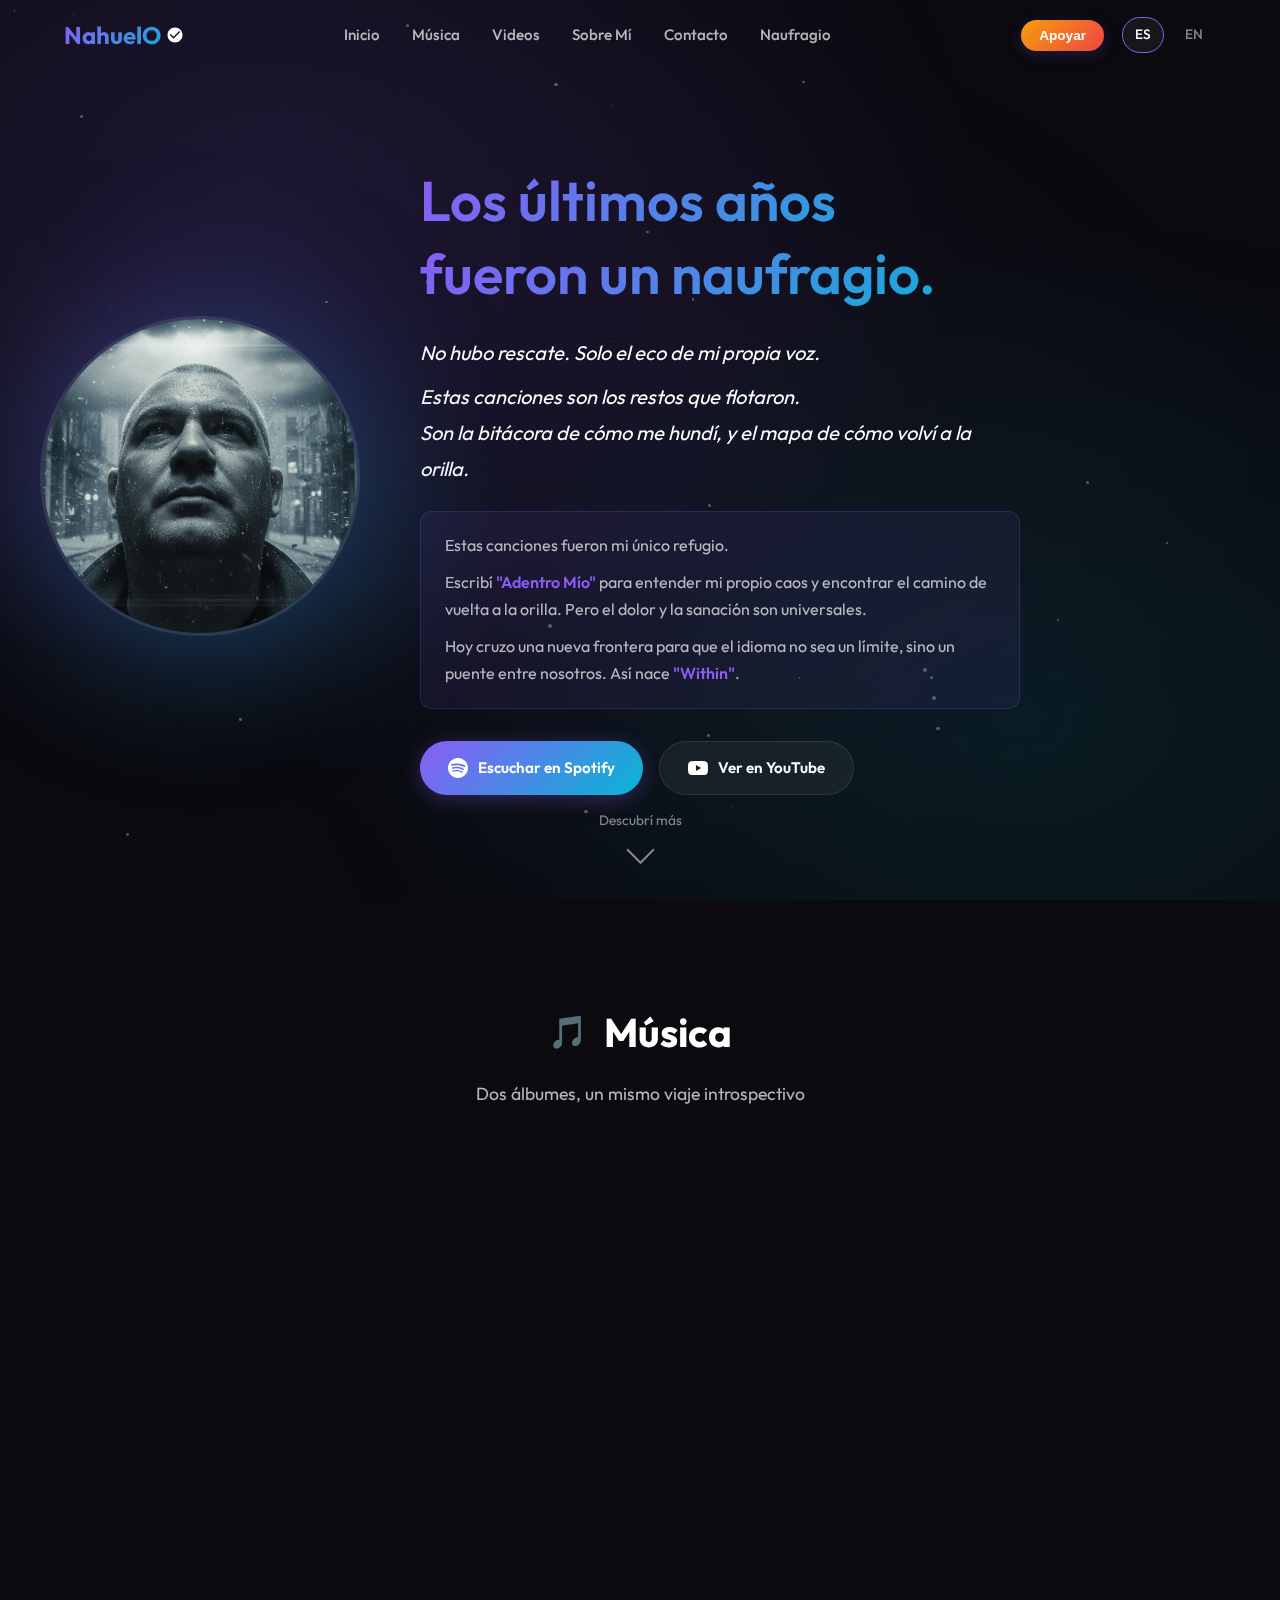
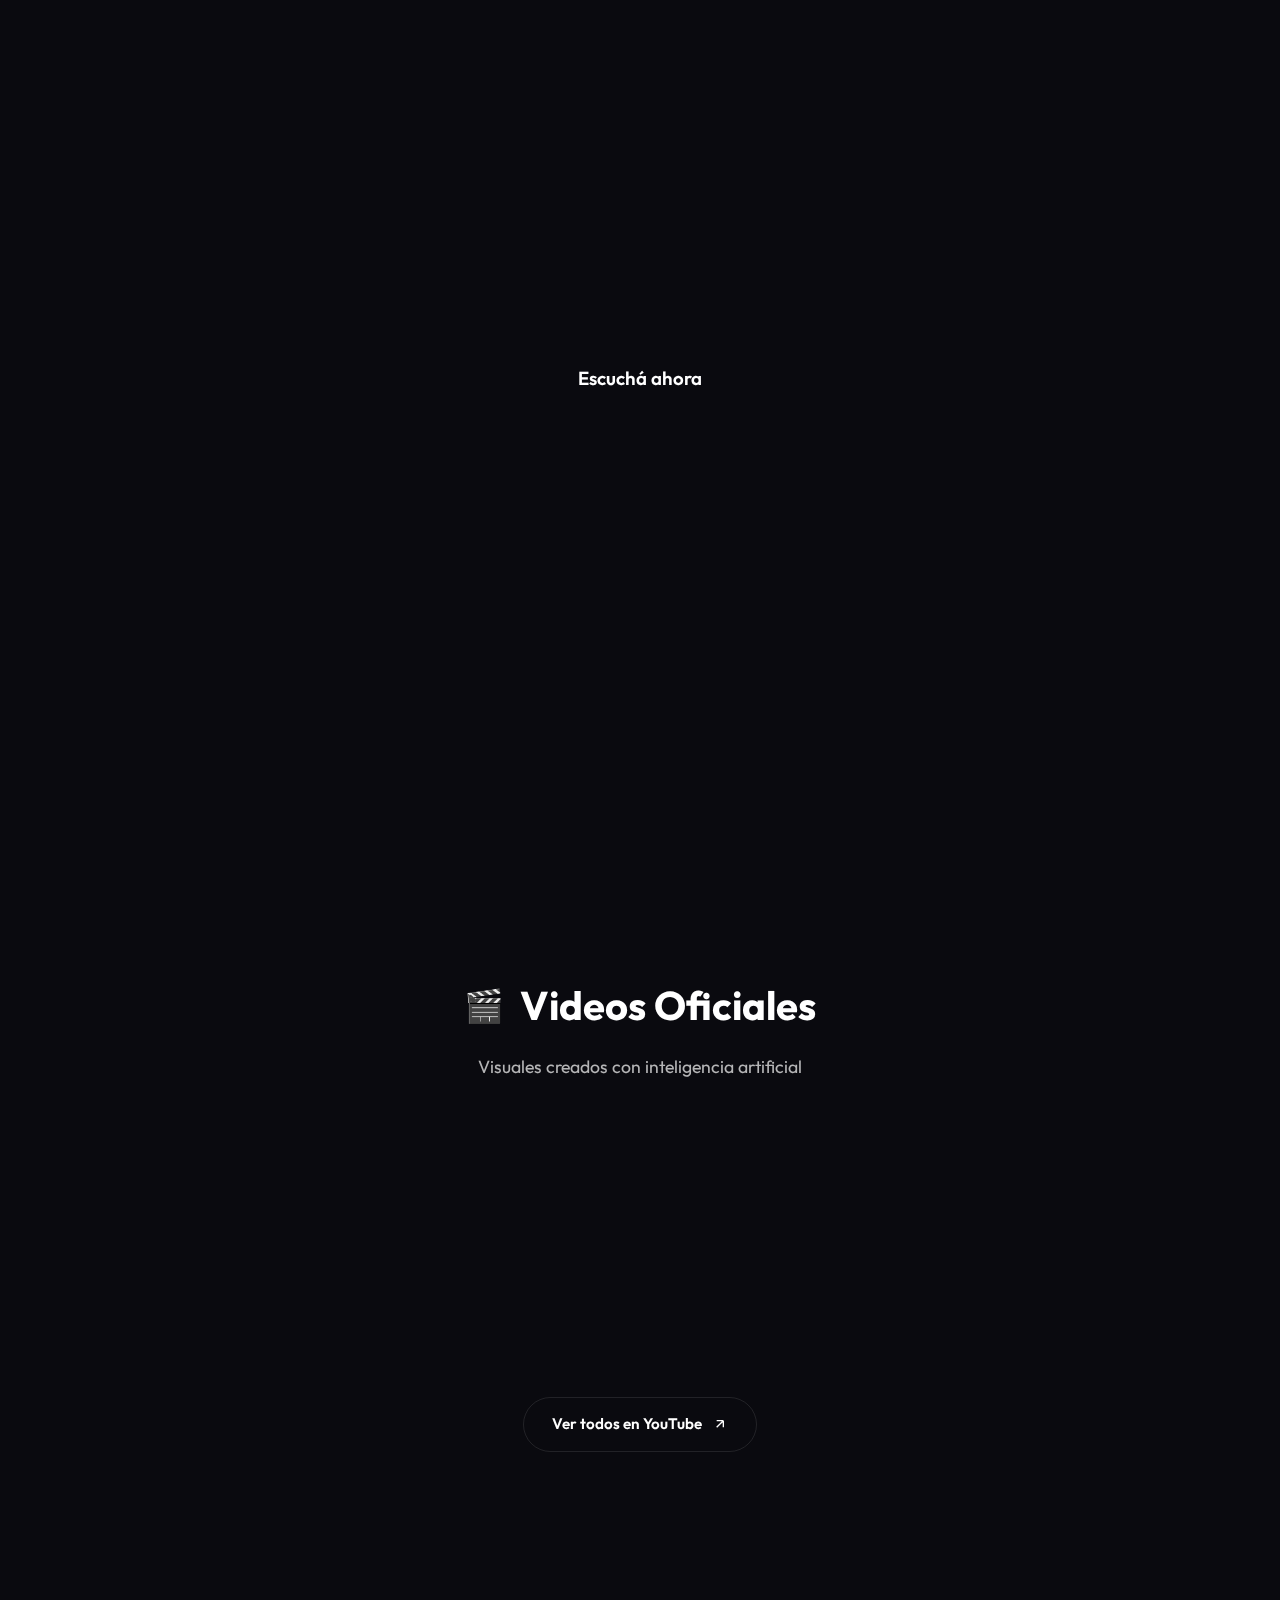
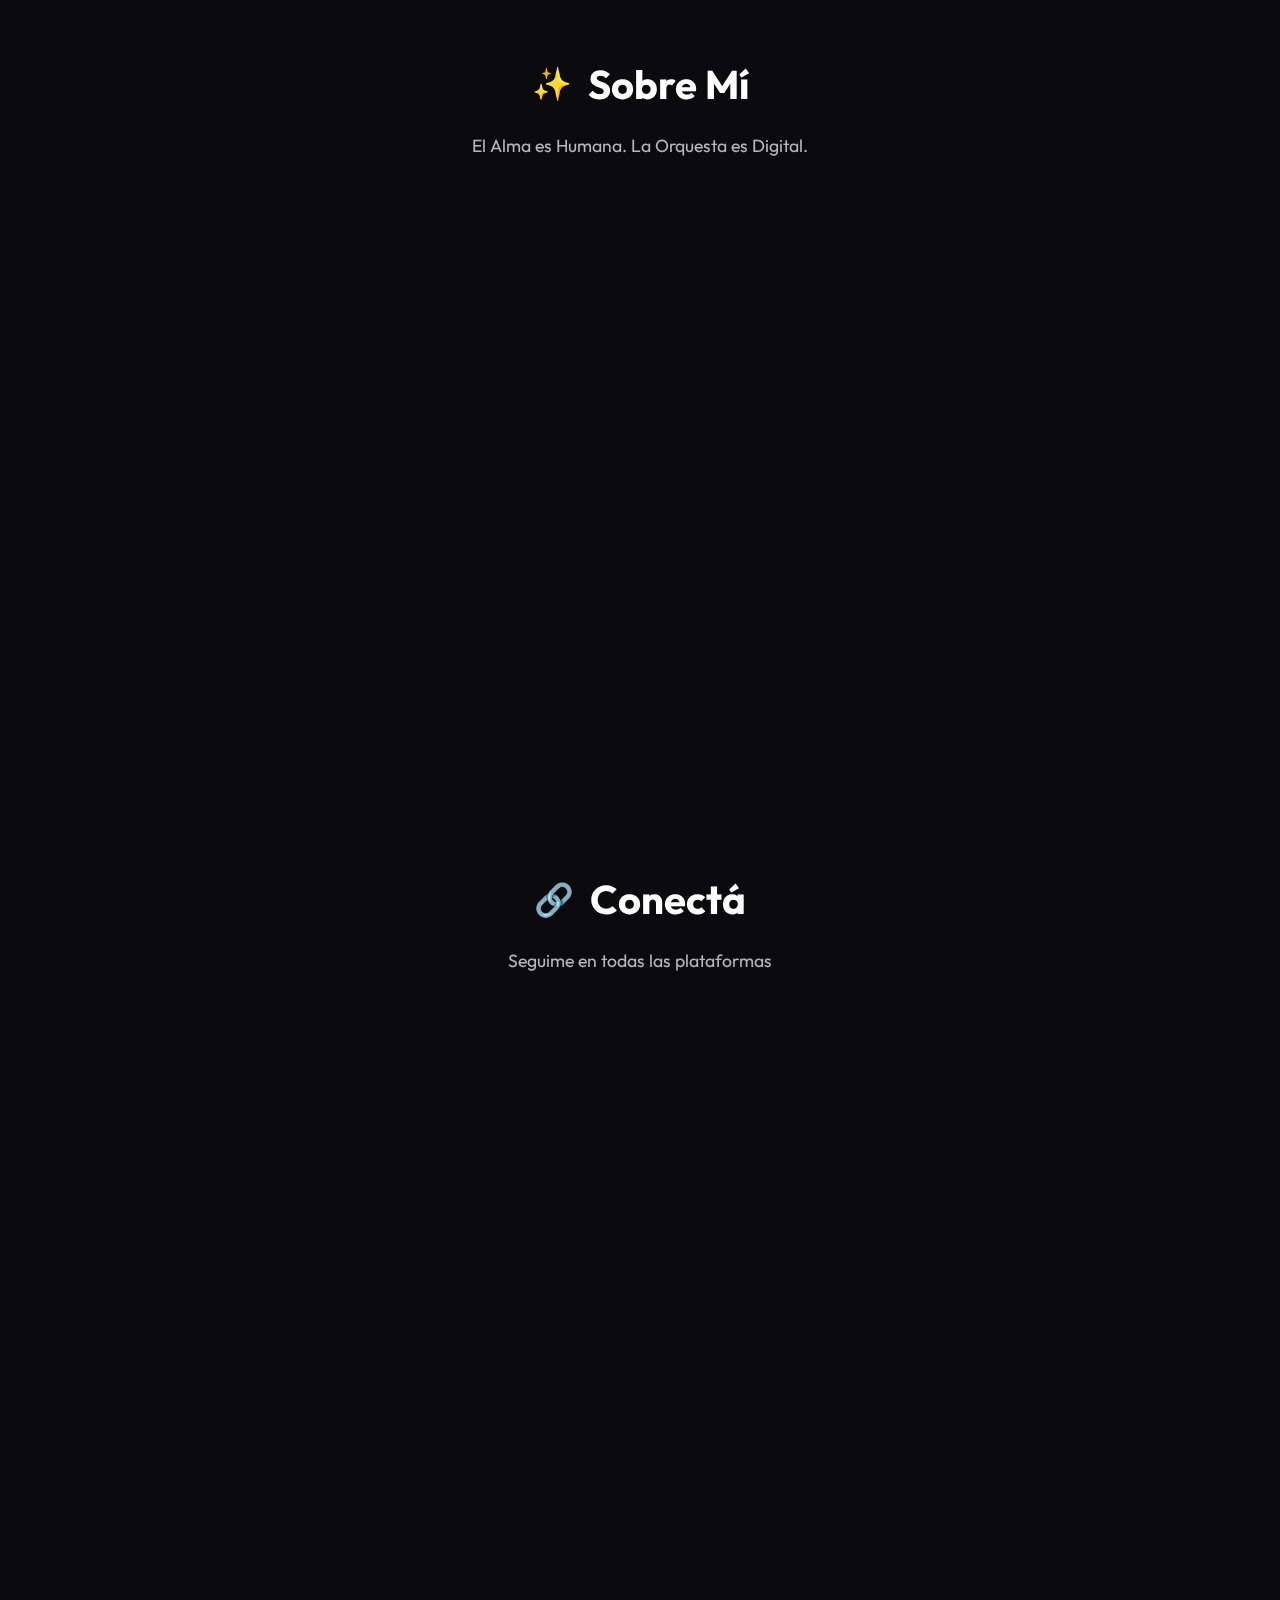
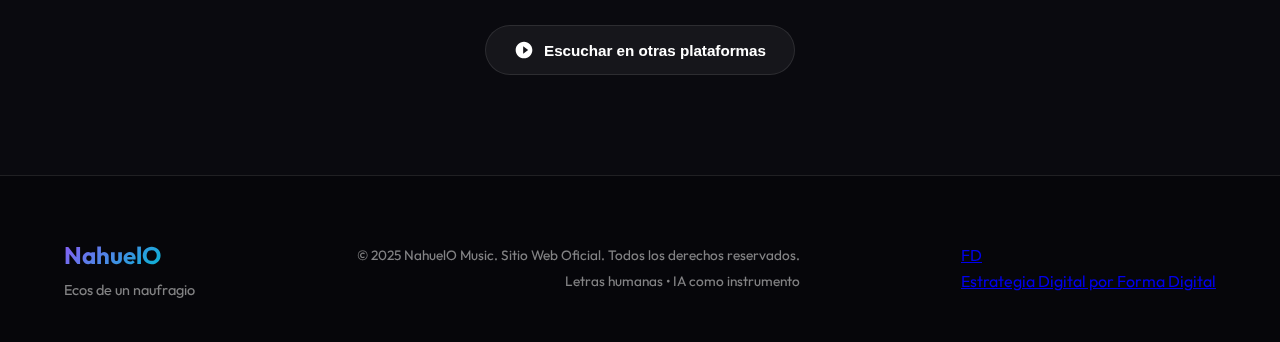
<file: index.html>
<!DOCTYPE html>
<html lang="es">

<head>
    <meta charset="UTF-8">
    <meta name="viewport" content="width=device-width, initial-scale=1.0">
    <!-- Google tag (gtag.js) -->
    <script async src="https://www.googletagmanager.com/gtag/js?id=G-C22S0RDGNV"></script>
    <script>
        window.dataLayer = window.dataLayer || [];
        function gtag() { dataLayer.push(arguments); }
        gtag('js', new Date());

        gtag('config', 'G-C22S0RDGNV');
    </script>
    <meta name="description"
        content="NahuelO | Fusión Humano-IA. Música nacida de un naufragio personal. Letras 100% humanas orquestadas con IA. Escucha 'Adentro Mío' y 'Within'.">
    <meta name="keywords"
        content="NahuelO, música IA, lo-fi hip hop, rap introspectivo, spoken word español, Adentro Mío, chillhop, beats para pensar, poesía digital">

    <link rel="canonical" href="https://nahuelo-music.github.io/">
    <link rel="alternate" hreflang="es" href="https://nahuelo-music.github.io/">
    <link rel="alternate" hreflang="en" href="https://nahuelo-music.github.io/en.html">
    <link rel="alternate" hreflang="x-default" href="https://nahuelo-music.github.io/">

    <!-- Favicon -->
    <link rel="icon" href="assets/foto-artista.jpg" type="image/jpeg">
    <link rel="shortcut icon" href="assets/foto-artista.jpg" type="image/jpeg">
    <link rel="apple-touch-icon" href="assets/foto-artista.jpg">

    <meta property="og:title" content="NahuelO Music | Fusión Humano-IA">
    <meta property="og:description"
        content="Letras humanas, IA como instrumento. Un viaje hacia lo profundo de la conciencia digital.">
    <meta property="og:image" content="https://nahuelo-music.github.io/assets/foto-artista.jpg">
    <meta property="og:url" content="https://nahuelo-music.github.io/">
    <meta property="og:type" content="website">

    <!-- Twitter Cards -->
    <meta name="twitter:card" content="summary_large_image">
    <meta name="twitter:site" content="@NahuelO_music">
    <meta name="twitter:title" content="NahuelO Music | Fusión Humano-IA">
    <meta name="twitter:description"
        content="Letras humanas, IA como instrumento. Música nacida de un naufragio personal.">
    <meta name="twitter:image" content="https://nahuelo-music.github.io/assets/foto-artista.jpg">

    <title>NahuelO | Fusión Humano-IA | Artista Oficial</title>

    <!-- Schema.org JSON-LD -->
    <script type="application/ld+json">
    {
      "@context": "https://schema.org",
      "@type": "MusicGroup",
      "name": "NahuelO",
      "genre": ["Lo-Fi Hip Hop", "Introspective Rap", "Spoken Word", "Chillhop", "Electronic Experimental"],
      "description": "Artista pionero en la Fusión Humano-IA, combinando rap introspectivo y beats lo-fi con poesía Spoken Word.",
      "url": "https://nahuelo-music.github.io",
      "image": "https://nahuelo-music.github.io/assets/foto-artista.jpg",
      "album": [
        {
          "@type": "MusicAlbum",
          "name": "Adentro Mío"
        },
        {
          "@type": "MusicAlbum",
          "name": "Within"
        }
      ],
      "sameAs": [
        "https://www.instagram.com/nahuelo.music",
        "https://www.tiktok.com/@nahuelo.music",
        "https://open.spotify.com/artist/6knbYC9gdZdTdnWeEHGgKa",
        "https://www.youtube.com/@NahuelO-music",
        "https://www.facebook.com/NahuelO.music",
        "https://x.com/NahuelO_music"
      ]
    }
    </script>
    <link rel="preconnect" href="https://fonts.googleapis.com">
    <link rel="preconnect" href="https://fonts.gstatic.com" crossorigin>
    <link href="https://fonts.googleapis.com/css2?family=Outfit:wght@300;400;500;600;700&display=swap" rel="stylesheet">
    <link rel="stylesheet" href="styles.css">
    <style>
        /* Estilos temporales para visualizar cambios si es necesario, aunque usaremos las clases existentes */
    </style>
</head>

<body>
    <!-- Animated Background -->
    <div class="bg-gradient"></div>
    <div class="bg-particles" id="particles"></div>

    <!-- Navigation -->
    <nav class="navbar" id="navbar">
        <div class="nav-container">
            <a href="#" class="nav-logo">
                NahuelO
                <svg class="verified-icon" width="18" height="18" viewBox="0 0 24 24" fill="currentColor"
                    xmlns="http://www.w3.org/2000/svg">
                    <path
                        d="M12 2C6.48 2 2 6.48 2 12s4.48 10 10 10 10-4.48 10-10S17.52 2 12 2zm-2 15l-5-5 1.41-1.41L10 14.17l7.59-7.59L19 8l-9 9z" />
                </svg>
            </a>
            <ul class="nav-menu" id="nav-menu">
                <li><a href="#inicio" class="nav-link">Inicio</a></li>
                <li><a href="#musica" class="nav-link">Música</a></li>
                <li><a href="#videos" class="nav-link">Videos</a></li>
                <li><a href="#sobre-mi" class="nav-link">Sobre Mí</a></li>
                <li><a href="#contacto" class="nav-link">Contacto</a></li>
                <li><a href="letras.html" class="nav-link">Naufragio</a></li>
            </ul>
            <div class="lang-selector">
                <button class="nav-support-btn btn-support">Apoyar</button>
                <a href="index.html" class="lang-btn active">ES</a>
                <a href="en.html" class="lang-btn">EN</a>
            </div>
            <button class="nav-toggle" id="nav-toggle" aria-label="Menú">
                <span></span>
                <span></span>
                <span></span>
            </button>
        </div>
    </nav>

    <!-- Hero Section -->
    <section class="hero" id="inicio">
        <div class="hero-content">
            <div class="hero-image-container">
                <div class="hero-image-glow"></div>
                <img src="assets/foto-artista.jpg" alt="NahuelO - Artista oficial de Fusión Humano-IA"
                    class="hero-image">
            </div>
            <div class="hero-text">
                <h1 class="hero-title">
                    <span class="title-line highlight">Los últimos años</span>
                    <span class="title-line highlight">fueron un naufragio.</span>
                </h1>
                <div class="hero-story">
                    <p class="hero-poem">No hubo rescate. Solo el eco de mi propia voz.</p>
                    <p class="hero-poem">Estas canciones son los restos que flotaron.<br>Son la bitácora de cómo me
                        hundí, y el mapa de cómo volví a la orilla.</p>
                </div>
                <div class="hero-albums-intro">
                    <p>Estas canciones fueron mi único refugio.</p>
                    <p>Escribí <strong>"Adentro Mío"</strong> para entender mi propio caos y encontrar el camino de
                        vuelta a la orilla. Pero el dolor y la sanación son universales.</p>
                    <p>Hoy cruzo una nueva frontera para que el idioma no sea un límite, sino un puente entre nosotros.
                        Así nace <strong>"Within"</strong>.</p>
                </div>
                <div class="hero-buttons">
                    <a href="https://open.spotify.com/artist/6knbYC9gdZdTdnWeEHGgKa" target="_blank"
                        class="btn btn-primary">
                        <svg width="20" height="20" viewBox="0 0 24 24" fill="currentColor">
                            <path
                                d="M12 0C5.4 0 0 5.4 0 12s5.4 12 12 12 12-5.4 12-12S18.66 0 12 0zm5.521 17.34c-.24.359-.66.48-1.021.24-2.82-1.74-6.36-2.101-10.561-1.141-.418.122-.779-.179-.899-.539-.12-.421.18-.78.54-.9 4.56-1.021 8.52-.6 11.64 1.32.42.18.479.659.301 1.02zm1.44-3.3c-.301.42-.841.6-1.262.3-3.239-1.98-8.159-2.58-11.939-1.38-.479.12-1.02-.12-1.14-.6-.12-.48.12-1.021.6-1.141C9.6 9.9 15 10.561 18.72 12.84c.361.181.54.78.241 1.2zm.12-3.36C15.24 8.4 8.82 8.16 5.16 9.301c-.6.179-1.2-.181-1.38-.721-.18-.601.18-1.2.72-1.381 4.26-1.26 11.28-1.02 15.721 1.621.539.3.719 1.02.419 1.56-.299.421-1.02.599-1.559.3z" />
                        </svg>
                        Escuchar en Spotify
                    </a>
                    <a href="https://www.youtube.com/@NahuelO-music" target="_blank" class="btn btn-secondary">
                        <svg width="20" height="20" viewBox="0 0 24 24" fill="currentColor">
                            <path
                                d="M23.498 6.186a3.016 3.016 0 0 0-2.122-2.136C19.505 3.545 12 3.545 12 3.545s-7.505 0-9.377.505A3.017 3.017 0 0 0 .502 6.186C0 8.07 0 12 0 12s0 3.93.502 5.814a3.016 3.016 0 0 0 2.122 2.136c1.871.505 9.376.505 9.376.505s7.505 0 9.377-.505a3.015 3.015 0 0 0 2.122-2.136C24 15.93 24 12 24 12s0-3.93-.502-5.814zM9.545 15.568V8.432L15.818 12l-6.273 3.568z" />
                        </svg>
                        Ver en YouTube
                    </a>
                </div>
            </div>
        </div>
        <div class="scroll-indicator">
            <span>Descubrí más</span>
            <div class="scroll-arrow"></div>
        </div>
    </section>

    <!-- Music Section -->
    <section class="section music" id="musica">
        <div class="container">
            <h2 class="section-title">
                <span class="title-icon">🎵</span>
                Música
            </h2>
            <p class="section-subtitle">Dos álbumes, un mismo viaje introspectivo</p>

            <div class="albums-grid">
                <!-- Album 1: Adentro Mío -->
                <div class="album-card">
                    <div class="album-cover">
                        <img src="assets/adentro-mio-cover.jpg" alt="Adentro Mío - Álbum">
                        <div class="album-overlay">
                            <a href="https://open.spotify.com/album/7vLgP0BVHmhCnLh2ZKl1aA" target="_blank"
                                class="play-btn">
                                <svg width="32" height="32" viewBox="0 0 24 24" fill="currentColor">
                                    <path d="M8 5v14l11-7z" />
                                </svg>
                            </a>
                        </div>
                    </div>
                    <div class="album-info">
                        <h3 class="album-title">Adentro Mío</h3>
                        <p class="album-subtitle">Versión en Español</p>
                        <p class="album-year">2025 • 10 canciones</p>
                    </div>
                </div>

                <!-- Album 2: Within -->
                <div class="album-card">
                    <div class="album-cover">
                        <img src="assets/within-cover.png" alt="Within - Album">
                        <div class="album-overlay">
                            <span class="coming-soon-badge">Próximamente</span>
                        </div>
                    </div>
                    <div class="album-info">
                        <h3 class="album-title">Within</h3>
                        <p class="album-subtitle">Versión en Inglés</p>
                        <p class="album-year">2025 • 10 canciones</p>
                        <div class="album-links">
                            <span class="coming-text">Próximamente</span>
                        </div>
                    </div>
                </div>
            </div>

            <!-- Spotify Embed -->
            <div class="spotify-embed">
                <h3>Escuchá ahora</h3>
                <iframe style="border-radius:12px"
                    src="https://open.spotify.com/embed/album/7vLgP0BVHmhCnLh2ZKl1aA?utm_source=generator&theme=0"
                    width="100%" height="352" frameBorder="0" allowfullscreen=""
                    allow="autoplay; clipboard-write; encrypted-media; fullscreen; picture-in-picture" loading="lazy">
                </iframe>
            </div>
        </div>
    </section>

    <!-- Videos Section -->
    <section class="section videos" id="videos">
        <div class="container">
            <h2 class="section-title">
                <span class="title-icon">🎬</span>
                Videos Oficiales
            </h2>
            <p class="section-subtitle">Visuales creados con inteligencia artificial</p>

            <div class="videos-grid">
                <!-- Video 1 -->
                <div class="video-card">
                    <div class="video-thumbnail">
                        <iframe width="100%" height="100%" src="https://www.youtube.com/embed/m6onS9msep4"
                            title="Ecos del Silencio" frameborder="0"
                            allow="accelerometer; autoplay; clipboard-write; encrypted-media; gyroscope; picture-in-picture; web-share"
                            allowfullscreen></iframe>
                    </div>
                    <h4 class="video-title">Ecos del Silencio</h4>
                </div>

                <!-- Video 2 -->
                <div class="video-card">
                    <div class="video-thumbnail">
                        <iframe width="100%" height="100%" src="https://www.youtube.com/embed/RAcAPLrCN1I"
                            title="Frío Cercano" frameborder="0"
                            allow="accelerometer; autoplay; clipboard-write; encrypted-media; gyroscope; picture-in-picture; web-share"
                            allowfullscreen></iframe>
                    </div>
                    <h4 class="video-title">Frío Cercano</h4>
                </div>

                <!-- Video 3 -->
                <div class="video-card">
                    <div class="video-thumbnail">
                        <iframe width="100%" height="100%" src="https://www.youtube.com/embed/wwYq66VPxPs"
                            title="Entre Sombras" frameborder="0"
                            allow="accelerometer; autoplay; clipboard-write; encrypted-media; gyroscope; picture-in-picture; web-share"
                            allowfullscreen></iframe>
                    </div>
                    <h4 class="video-title">Entre Sombras</h4>
                </div>

                <!-- Video 4 -->
                <div class="video-card">
                    <div class="video-thumbnail">
                        <iframe width="100%" height="100%" src="https://www.youtube.com/embed/x-ovv0AJmrA"
                            title="Mi Señal" frameborder="0"
                            allow="accelerometer; autoplay; clipboard-write; encrypted-media; gyroscope; picture-in-picture; web-share"
                            allowfullscreen></iframe>
                    </div>
                    <h4 class="video-title">Mi Señal</h4>
                </div>
            </div>

            <a href="https://www.youtube.com/@NahuelO-music" target="_blank" class="btn btn-outline">
                Ver todos en YouTube
                <svg width="16" height="16" viewBox="0 0 24 24" fill="none" stroke="currentColor" stroke-width="2">
                    <path d="M7 17L17 7M17 7H7M17 7V17" />
                </svg>
            </a>
        </div>
    </section>

    <!-- About Section -->
    <section class="section about" id="sobre-mi">
        <div class="container">
            <h2 class="section-title">
                <span class="title-icon">✨</span>
                Sobre Mí
            </h2>
            <p class="section-subtitle">El Alma es Humana. La Orquesta es Digital.</p>

            <div class="about-content">
                <div class="about-text">
                    <h3>El Proyecto</h3>
                    <p>
                        <strong>NahuelO</strong> no es solo música; es un experimento de supervivencia.
                    </p>
                    <p>
                        Todas las letras nacieron de puño y letra, 100% humanas, escritas en momentos de absoluta
                        verdad. No hay algoritmos en el sentimiento.
                    </p>
                    <p>
                        Pero para darle voz a ese silencio, convertí a la Inteligencia Artificial en mi orquesta. Yo soy
                        el director que guía cada matiz y cada emoción, utilizando la tecnología no para crear por mí,
                        sino para amplificar lo que ya existía <em>adentro mío</em>.
                    </p>

                    <div class="about-highlight">
                        <div class="highlight-item">
                            <span class="highlight-icon">✍️</span>
                            <span class="highlight-text">Letras 100% Humanas</span>
                        </div>
                        <div class="highlight-item">
                            <span class="highlight-icon">🤖</span>
                            <span class="highlight-text">IA como Orquesta e Instrumento</span>
                        </div>
                        <div class="highlight-item">
                            <span class="highlight-icon">💜</span>
                            <span class="highlight-text">Fusión y Dirección Humano-IA</span>
                        </div>
                    </div>
                </div>
                <div class="about-image">
                    <img src="assets/foto-artista.jpg" alt="NahuelO">
                </div>
            </div>
        </div>
    </section>

    <!-- Contact/Social Section -->
    <section class="section contact" id="contacto">
        <div class="container">
            <h2 class="section-title">
                <span class="title-icon">🔗</span>
                Conectá
            </h2>
            <p class="section-subtitle">Seguime en todas las plataformas</p>

            <div class="social-grid">
                <a href="https://open.spotify.com/artist/6knbYC9gdZdTdnWeEHGgKa" target="_blank"
                    class="social-card spotify">
                    <svg width="32" height="32" viewBox="0 0 24 24" fill="currentColor">
                        <path
                            d="M12 0C5.4 0 0 5.4 0 12s5.4 12 12 12 12-5.4 12-12S18.66 0 12 0zm5.521 17.34c-.24.359-.66.48-1.021.24-2.82-1.74-6.36-2.101-10.561-1.141-.418.122-.779-.179-.899-.539-.12-.421.18-.78.54-.9 4.56-1.021 8.52-.6 11.64 1.32.42.18.479.659.301 1.02zm1.44-3.3c-.301.42-.841.6-1.262.3-3.239-1.98-8.159-2.58-11.939-1.38-.479.12-1.02-.12-1.14-.6-.12-.48.12-1.021.6-1.141C9.6 9.9 15 10.561 18.72 12.84c.361.181.54.78.241 1.2zm.12-3.36C15.24 8.4 8.82 8.16 5.16 9.301c-.6.179-1.2-.181-1.38-.721-.18-.601.18-1.2.72-1.381 4.26-1.26 11.28-1.02 15.721 1.621.539.3.719 1.02.419 1.56-.299.421-1.02.599-1.559.3z" />
                    </svg>
                    <span>Spotify</span>
                </a>
                <a href="https://www.youtube.com/@NahuelO-music" target="_blank" class="social-card youtube">
                    <svg width="32" height="32" viewBox="0 0 24 24" fill="currentColor">
                        <path
                            d="M23.498 6.186a3.016 3.016 0 0 0-2.122-2.136C19.505 3.545 12 3.545 12 3.545s-7.505 0-9.377.505A3.017 3.017 0 0 0 .502 6.186C0 8.07 0 12 0 12s0 3.93.502 5.814a3.016 3.016 0 0 0 2.122 2.136c1.871.505 9.376.505 9.376.505s7.505 0 9.377-.505a3.015 3.015 0 0 0 2.122-2.136C24 15.93 24 12 24 12s0-3.93-.502-5.814zM9.545 15.568V8.432L15.818 12l-6.273 3.568z" />
                    </svg>
                    <span>YouTube</span>
                </a>
                <a href="https://www.instagram.com/nahuelo.music/" target="_blank" class="social-card instagram">
                    <svg width="32" height="32" viewBox="0 0 24 24" fill="currentColor">
                        <path
                            d="M12 2.163c3.204 0 3.584.012 4.85.07 3.252.148 4.771 1.691 4.919 4.919.058 1.265.069 1.645.069 4.849 0 3.205-.012 3.584-.069 4.849-.149 3.225-1.664 4.771-4.919 4.919-1.266.058-1.644.07-4.85.07-3.204 0-3.584-.012-4.849-.07-3.26-.149-4.771-1.699-4.919-4.92-.058-1.265-.07-1.644-.07-4.849 0-3.204.013-3.583.07-4.849.149-3.227 1.664-4.771 4.919-4.919 1.266-.057 1.645-.069 4.849-.069zM12 0C8.741 0 8.333.014 7.053.072 2.695.272.273 2.69.073 7.052.014 8.333 0 8.741 0 12c0 3.259.014 3.668.072 4.948.2 4.358 2.618 6.78 6.98 6.98C8.333 23.986 8.741 24 12 24c3.259 0 3.668-.014 4.948-.072 4.354-.2 6.782-2.618 6.979-6.98.059-1.28.073-1.689.073-4.948 0-3.259-.014-3.667-.072-4.947-.196-4.354-2.617-6.78-6.979-6.98C15.668.014 15.259 0 12 0zm0 5.838a6.162 6.162 0 100 12.324 6.162 6.162 0 000-12.324zM12 16a4 4 0 110-8 4 4 0 010 8zm6.406-11.845a1.44 1.44 0 100 2.881 1.44 1.44 0 000-2.881z" />
                    </svg>
                    <span>Instagram</span>
                </a>
                <a href="https://www.facebook.com/NahuelO.music" target="_blank" class="social-card facebook">
                    <svg width="32" height="32" viewBox="0 0 24 24" fill="currentColor">
                        <path
                            d="M24 12.073c0-6.627-5.373-12-12-12s-12 5.373-12 12c0 5.99 4.388 10.954 10.125 11.854v-8.385H7.078v-3.47h3.047V9.43c0-3.007 1.792-4.669 4.533-4.669 1.312 0 2.686.235 2.686.235v2.953H15.83c-1.491 0-1.956.925-1.956 1.874v2.25h3.328l-.532 3.47h-2.796v8.385C19.612 23.027 24 18.062 24 12.073z" />
                    </svg>
                    <span>Facebook</span>
                </a>
                <a href="https://www.tiktok.com/@nahuelo.music" target="_blank" class="social-card tiktok">
                    <svg width="32" height="32" viewBox="0 0 24 24" fill="currentColor">
                        <path
                            d="M12.525.02c1.31-.02 2.61-.01 3.91-.02.08 1.53.63 3.09 1.75 4.17 1.12 1.11 2.7 1.62 4.24 1.79v4.03c-1.44-.05-2.89-.35-4.2-.97-.57-.26-1.1-.59-1.62-.93-.01 2.92.01 5.84-.02 8.75-.08 1.4-.54 2.79-1.35 3.94-1.31 1.92-3.58 3.17-5.91 3.21-1.43.08-2.86-.31-4.08-1.03-2.02-1.19-3.44-3.37-3.65-5.71-.02-.5-.03-1-.01-1.49.18-1.9 1.12-3.72 2.58-4.96 1.66-1.44 3.98-2.13 6.15-1.72.02 1.48-.04 2.96-.04 4.44-.99-.32-2.15-.23-3.02.37-.63.41-1.11 1.04-1.36 1.75-.21.51-.15 1.07-.14 1.61.24 1.64 1.82 3.02 3.5 2.87 1.12-.01 2.19-.66 2.77-1.61.19-.33.4-.67.41-1.06.1-1.79.06-3.57.07-5.36.01-4.03-.01-8.05.02-12.07z" />
                    </svg>
                    <span>TikTok</span>
                </a>
                <a href="https://x.com/NahuelO_music" target="_blank" class="social-card twitter">
                    <svg width="32" height="32" viewBox="0 0 24 24" fill="currentColor">
                        <path
                            d="M18.244 2.25h3.308l-7.227 8.26 8.502 11.24H16.17l-5.214-6.817L4.99 21.75H1.68l7.73-8.835L1.254 2.25H8.08l4.713 6.231zm-1.161 17.52h1.833L7.084 4.126H5.117z" />
                    </svg>
                    <span>X (Twitter)</span>
                </a>
                <a href="https://linktr.ee/NahuelO" target="_blank" class="social-card linktree">
                    <svg width="32" height="32" viewBox="0 0 24 24" fill="currentColor">
                        <path
                            d="M7.953 15.066l-.038.001a.916.916 0 01-.18-.017l-4.946-1.01a1 1 0 01-.398-1.759l3.638-2.925-3.638-2.926a1 1 0 01.398-1.759l4.946-1.01a.94.94 0 01.218-.017.958.958 0 01.632.292l3.369 3.392 3.369-3.392a.958.958 0 01.632-.292.915.915 0 01.218.017l4.946 1.01a1 1 0 01.398 1.759l-3.638 2.926 3.638 2.925a1 1 0 01-.398 1.759l-4.946 1.01a.915.915 0 01-.218.017.958.958 0 01-.632-.292l-3.369-3.392-3.369 3.392a.958.958 0 01-.632.292zM12 15.5a1 1 0 011 1v5.5a1 1 0 11-2 0v-5.5a1 1 0 011-1z" />
                    </svg>
                    <span>Linktree</span>
                </a>
            </div>

            <!-- Support Section -->
            <div class="support-section">
                <h3>¿Te gusta mi música?</h3>
                <p>Si querés apoyar este proyecto independiente, podés hacerlo a través de los siguientes medios:</p>
                <div class="support-buttons">
                    <button class="btn btn-support">
                        ☕ Sé parte del viaje
                    </button>
                </div>
            </div>
        </div>

        <!-- More Platforms Button -->
        <div class="more-platforms-container" style="text-align: center; margin-top: 30px;">
            <button class="btn btn-secondary btn-more-platforms">
                <svg width="20" height="20" viewBox="0 0 24 24" fill="currentColor">
                    <path
                        d="M12 2C6.48 2 2 6.48 2 12s4.48 10 10 10 10-4.48 10-10S17.52 2 12 2zm-1 14.5v-9l6 4.5-6 4.5z" />
                </svg>
                Escuchar en otras plataformas
            </button>
        </div>
        </div>
    </section>

    <!-- Support Modal -->
    <div class="modal-overlay" id="support-modal">
        <div class="modal-content">
            <button class="modal-close">&times;</button>
            <h3 class="modal-title">Apoyar a NahuelO</h3>
            <p class="modal-subtitle">Cada aporte ayuda a seguir creando música independiente.</p>

            <div id="main-support-options">
                <div class="support-options">
                    <button class="support-btn btn-mercadopago" id="show-mercadopago"
                        style="width: 100%; border: none; cursor: pointer;">
                        <span>💙 Mercado Pago (Argentina)</span>
                    </button>
                    <a href="https://paypal.me/CarlosOtero391" target="_blank" class="support-btn btn-paypal">
                        <span>🌍 PayPal (Internacional)</span>
                    </a>
                    <a href="https://airtm.me/nahuelo" target="_blank" class="support-btn"
                        style="background: #00bcd4; color: white; flex-direction: column; gap: 2px; padding: 12px;">
                        <span>💳 Dólares, Tarjeta o Crypto (AirTM)</span>
                        <small style="font-size: 0.7rem; opacity: 0.9; font-weight: 400;">Global: Envía desde cualquier
                            billetera o banco</small>
                    </a>
                    <button class="support-btn btn-crypto-trigger" id="show-crypto"
                        style="background: #f3ba2f; color: #000; border: none; width: 100%; font-weight: 600;">
                        <span>₿ Binance Pay / QR</span>
                    </button>
                    <button class="support-btn" id="show-usdt"
                        style="background: #26a17b; color: #fff; border: none; width: 100%; font-weight: 600;">
                        <span>💎 Cripto (USDT / BTC / SOL)</span>
                    </button>
                </div>
            </div>

            <div class="crypto-section" id="mercadopago-list" style="display: none; margin-top: 0; border-top: none;">
                <button class="back-btn" id="back-from-mp"
                    style="background: none; border: none; color: var(--accent-primary); cursor: pointer; display: flex; align-items: center; gap: 5px; margin-bottom: 20px; font-size: 0.9rem; padding: 0;">
                    <svg width="16" height="16" viewBox="0 0 24 24" fill="none" stroke="currentColor" stroke-width="2">
                        <path d="M19 12H5M12 19l-7-7 7-7" />
                    </svg>
                    Volver
                </button>
                <h4>Transferencia Mercado Pago</h4>

                <div class="crypto-item">
                    <div class="crypto-info">
                        <span class="crypto-name">Alias</span>
                        <span class="crypto-address">nahuelo.music</span>
                    </div>
                    <button class="copy-btn" data-address="nahuelo.music" title="Copiar Alias">
                        <svg width="18" height="18" viewBox="0 0 24 24" fill="none" stroke="currentColor"
                            stroke-width="2">
                            <path d="M8 10a2 2 0 012-2h8a2 2 0 012 2v8a2 2 0 01-2 2h-8a2 2 0 01-2-2v-8z" />
                            <path d="M16 8V6a2 2 0 00-2-2H6a2 2 0 00-2 2v8a2 2 0 002 2h2" />
                        </svg>
                    </button>
                </div>

                <div class="crypto-item">
                    <div class="crypto-info">
                        <span class="crypto-name">CVU</span>
                        <span class="crypto-address">0000003100075036225057</span>
                    </div>
                    <button class="copy-btn" data-address="0000003100075036225057" title="Copiar CVU">
                        <svg width="18" height="18" viewBox="0 0 24 24" fill="none" stroke="currentColor"
                            stroke-width="2">
                            <path d="M8 10a2 2 0 012-2h8a2 2 0 012 2v8a2 2 0 01-2 2h-8a2 2 0 01-2-2v-8z" />
                            <path d="M16 8V6a2 2 0 00-2-2H6a2 2 0 00-2 2v8a2 2 0 002 2h2" />
                        </svg>
                    </button>
                </div>
                <p style="font-size: 0.75rem; color: var(--text-muted); margin-top: 15px; text-align: center;">Válido
                    para transferencias desde cualquier banco o billetera virtual de Argentina.</p>
            </div>

            <div class="crypto-section" id="crypto-list" style="display: none; margin-top: 0; border-top: none;">
                <button class="back-btn" id="back-to-options"
                    style="background: none; border: none; color: var(--accent-primary); cursor: pointer; display: flex; align-items: center; gap: 5px; margin-bottom: 20px; font-size: 0.9rem; padding: 0;">
                    <svg width="16" height="16" viewBox="0 0 24 24" fill="none" stroke="currentColor" stroke-width="2">
                        <path d="M19 12H5M12 19l-7-7 7-7" />
                    </svg>
                    Volver
                </button>
                <h4>Binance Pay & Crypto</h4>

                <div class="binance-pay-card"
                    style="background: rgba(255, 255, 255, 0.05); border-radius: 16px; padding: 20px; text-align: center; margin-bottom: 20px; border: 1px solid rgba(243, 186, 47, 0.3);">
                    <p
                        style="font-size: 0.8rem; color: #f3ba2f; text-transform: uppercase; font-weight: 700; margin-bottom: 10px;">
                        Binance Pay Alias</p>
                    <div
                        style="display: flex; align-items: center; justify-content: center; gap: 10px; margin-bottom: 15px;">
                        <span style="font-size: 1.2rem; font-weight: 700; font-family: monospace;">NahuelO_Music</span>
                        <button class="copy-btn" data-address="NahuelO_Music" title="Copiar Alias"
                            style="background: rgba(243, 186, 47, 0.2); color: #f3ba2f;">
                            <svg width="16" height="16" viewBox="0 0 24 24" fill="none" stroke="currentColor"
                                stroke-width="2">
                                <path d="M8 10a2 2 0 012-2h8a2 2 0 012 2v8a2 2 0 01-2 2h-8a2 2 0 01-2-2v-8z" />
                                <path d="M16 8V6a2 2 0 00-2-2H6a2 2 0 00-2 2v8a2 2 0 002 2h2" />
                            </svg>
                        </button>
                    </div>
                    <img src="assets/binance-qr.jpg" alt="Binance QR"
                        style="width: 150px; border-radius: 12px; border: 4px solid white;">
                    <p style="font-size: 0.75rem; color: var(--text-muted); margin-top: 10px;">Escaneá el código QR
                        desde la App de Binance</p>
                </div>
            </div>

            <!-- VISTA USDT -->
            <div class="crypto-section" id="usdt-list" style="display: none; margin-top: 0; border-top: none;">
                <button class="back-btn" id="back-from-usdt"
                    style="background: none; border: none; color: var(--accent-primary); cursor: pointer; display: flex; align-items: center; gap: 5px; margin-bottom: 20px; font-size: 0.9rem; padding: 0;">
                    <svg width="16" height="16" viewBox="0 0 24 24" fill="none" stroke="currentColor" stroke-width="2">
                        <path d="M19 12H5M12 19l-7-7 7-7" />
                    </svg>
                    Volver
                </button>
                <h4>Transferencia Criptomonedas</h4>

                <div class="crypto-item">
                    <div class="crypto-info">
                        <span class="crypto-name">USDT / BNB / ETH (Multichain)</span>
                        <span class="crypto-address"
                            style="font-size: 0.75rem; word-break: break-all;">0xe49Fc3610C1bb46994B7B2B988D53db744be2aBa</span>
                    </div>
                    <button class="copy-btn" data-address="0xe49Fc3610C1bb46994B7B2B988D53db744be2aBa"
                        title="Copiar Dirección Multichain">
                        <svg width="18" height="18" viewBox="0 0 24 24" fill="none" stroke="currentColor"
                            stroke-width="2">
                            <path d="M8 10a2 2 0 012-2h8a2 2 0 012 2v8a2 2 0 01-2 2h-8a2 2 0 01-2-2v-8z" />
                            <path d="M16 8V6a2 2 0 00-2-2H6a2 2 0 00-2 2v8a2 2 0 002 2h2" />
                        </svg>
                    </button>
                </div>

                <div class="crypto-item">
                    <div class="crypto-info">
                        <span class="crypto-name">Bitcoin (Red BTC Nativ.)</span>
                        <span class="crypto-address"
                            style="font-size: 0.75rem; word-break: break-all;">bc1q5u75caqh2456yuzpnz780d78cnpsrp0n4l72j5</span>
                    </div>
                    <button class="copy-btn" data-address="bc1q5u75caqh2456yuzpnz780d78cnpsrp0n4l72j5"
                        title="Copiar Dirección Bitcoin">
                        <svg width="18" height="18" viewBox="0 0 24 24" fill="none" stroke="currentColor"
                            stroke-width="2">
                            <path d="M8 10a2 2 0 012-2h8a2 2 0 012 2v8a2 2 0 01-2 2h-8a2 2 0 01-2-2v-8z" />
                            <path d="M16 8V6a2 2 0 00-2-2H6a2 2 0 00-2 2v8a2 2 0 002 2h2" />
                        </svg>
                    </button>
                </div>

                <div class="crypto-item">
                    <div class="crypto-info">
                        <span class="crypto-name">Solana (Red SOL)</span>
                        <span class="crypto-address"
                            style="font-size: 0.75rem; word-break: break-all;">7aYHwKWrgw2QA1arFLB9i8B5kCzbTVRLvesQanHmiQaE</span>
                    </div>
                    <button class="copy-btn" data-address="7aYHwKWrgw2QA1arFLB9i8B5kCzbTVRLvesQanHmiQaE"
                        title="Copiar Dirección Solana">
                        <svg width="18" height="18" viewBox="0 0 24 24" fill="none" stroke="currentColor"
                            stroke-width="2">
                            <path d="M8 10a2 2 0 012-2h8a2 2 0 012 2v8a2 2 0 01-2 2h-8a2 2 0 01-2-2v-8z" />
                            <path d="M16 8V6a2 2 0 00-2-2H6a2 2 0 00-2 2v8a2 2 0 002 2h2" />
                        </svg>
                    </button>
                </div>

                <div
                    style="background: rgba(38, 161, 123, 0.1); border: 1px solid rgba(38, 161, 123, 0.3); border-radius: 8px; padding: 12px; margin-top: 15px;">
                    <p style="font-size: 0.8rem; color: #26a17b; text-align: center; font-weight: 500;">
                        ✅ Billetera Personal (Sin Mínimos)
                    </p>
                    <p
                        style="font-size: 0.75rem; color: var(--text-muted); text-align: center; margin-top: 5px; line-height: 1.4;">
                        <strong>Multichain:</strong> BSC • Ethereum • Polygon • Arbitrum • Optimism<br>
                        <strong>Específicas:</strong> Bitcoin (BTC) • Solana (SOL)
                    </p>
                </div>
            </div>
        </div>
    </div>

    <!-- Platforms Modal -->
    <div class="modal-overlay" id="platforms-modal">
        <div class="modal-content">
            <button class="modal-close">&times;</button>
            <h3 class="modal-title">Todas las Plataformas</h3>
            <p class="modal-subtitle">Elegí tu servicio de streaming favorito para escuchar.</p>

            <div class="platforms-grid-modal">

                <a href="https://music.amazon.com/albums/B0FNJ85GXF" class="platform-item" target="_blank">
                    <span class="platform-icon">📦</span>
                    <span class="platform-name">Amazon Music</span>
                </a>
                <a href="https://music.youtube.com/search?q=NahuelO" class="platform-item" target="_blank">
                    <span class="platform-icon">▶️</span>
                    <span class="platform-name">YouTube Music</span>
                </a>
                <a href="https://tidal.com/album/455875432" class="platform-item" target="_blank">
                    <span class="platform-icon">🌊</span>
                    <span class="platform-name">Tidal</span>
                </a>
                <a href="https://www.deezer.com/es/album/809448661" class="platform-item" target="_blank">
                    <span class="platform-icon">🔊</span>
                    <span class="platform-name">Deezer</span>
                </a>
                <a href="https://www.pandora.com/AL:52535023" class="platform-item" target="_blank">
                    <span class="platform-icon">🅿️</span>
                    <span class="platform-name">Pandora</span>
                </a>
                <a href="https://www.boomplay.com/albums/115214979" class="platform-item" target="_blank">
                    <span class="platform-icon">💥</span>
                    <span class="platform-name">Boomplay</span>
                </a>
                <a href="https://www.claromusica.com/artist/13667194/AR" class="platform-item" target="_blank">
                    <span class="platform-icon">🔴</span>
                    <span class="platform-name">Claro Música</span>
                </a>
            </div>
            <p style="text-align: center; color: var(--text-muted); font-size: 0.8rem; margin-top: 20px;">
                También disponible en Instagram, TikTok y más de 20 tiendas digitales.
            </p>
        </div>
    </div>

    <!-- Footer -->
    <footer class="footer">
        <div class="container">
            <div class="footer-content">
                <div class="footer-logo">
                    <span class="logo-text">NahuelO</span>
                    <p class="footer-tagline">Ecos de un naufragio</p>
                </div>
                <div class="footer-copyright">
                    <p>© 2025 NahuelO Music. Sitio Web Oficial. Todos los derechos reservados.</p>
                    <p class="footer-note">Letras humanas • IA como instrumento</p>
                </div>
                <div class="footer-agency">
                    <a href="https://formadigital.info/" class="agency-link" target="_blank" rel="noopener noreferrer">
                        <div class="agency-logo-icon"><span class="logo-letters">FD</span></div>
                        <div class="agency-info">
                            <span class="agency-label">Estrategia Digital por</span>
                            <span class="agency-name">Forma Digital</span>
                        </div>
                    </a>
                </div>
            </div>
        </div>
    </footer>

    <script src="script.js"></script>
</body>

</html>
</file>
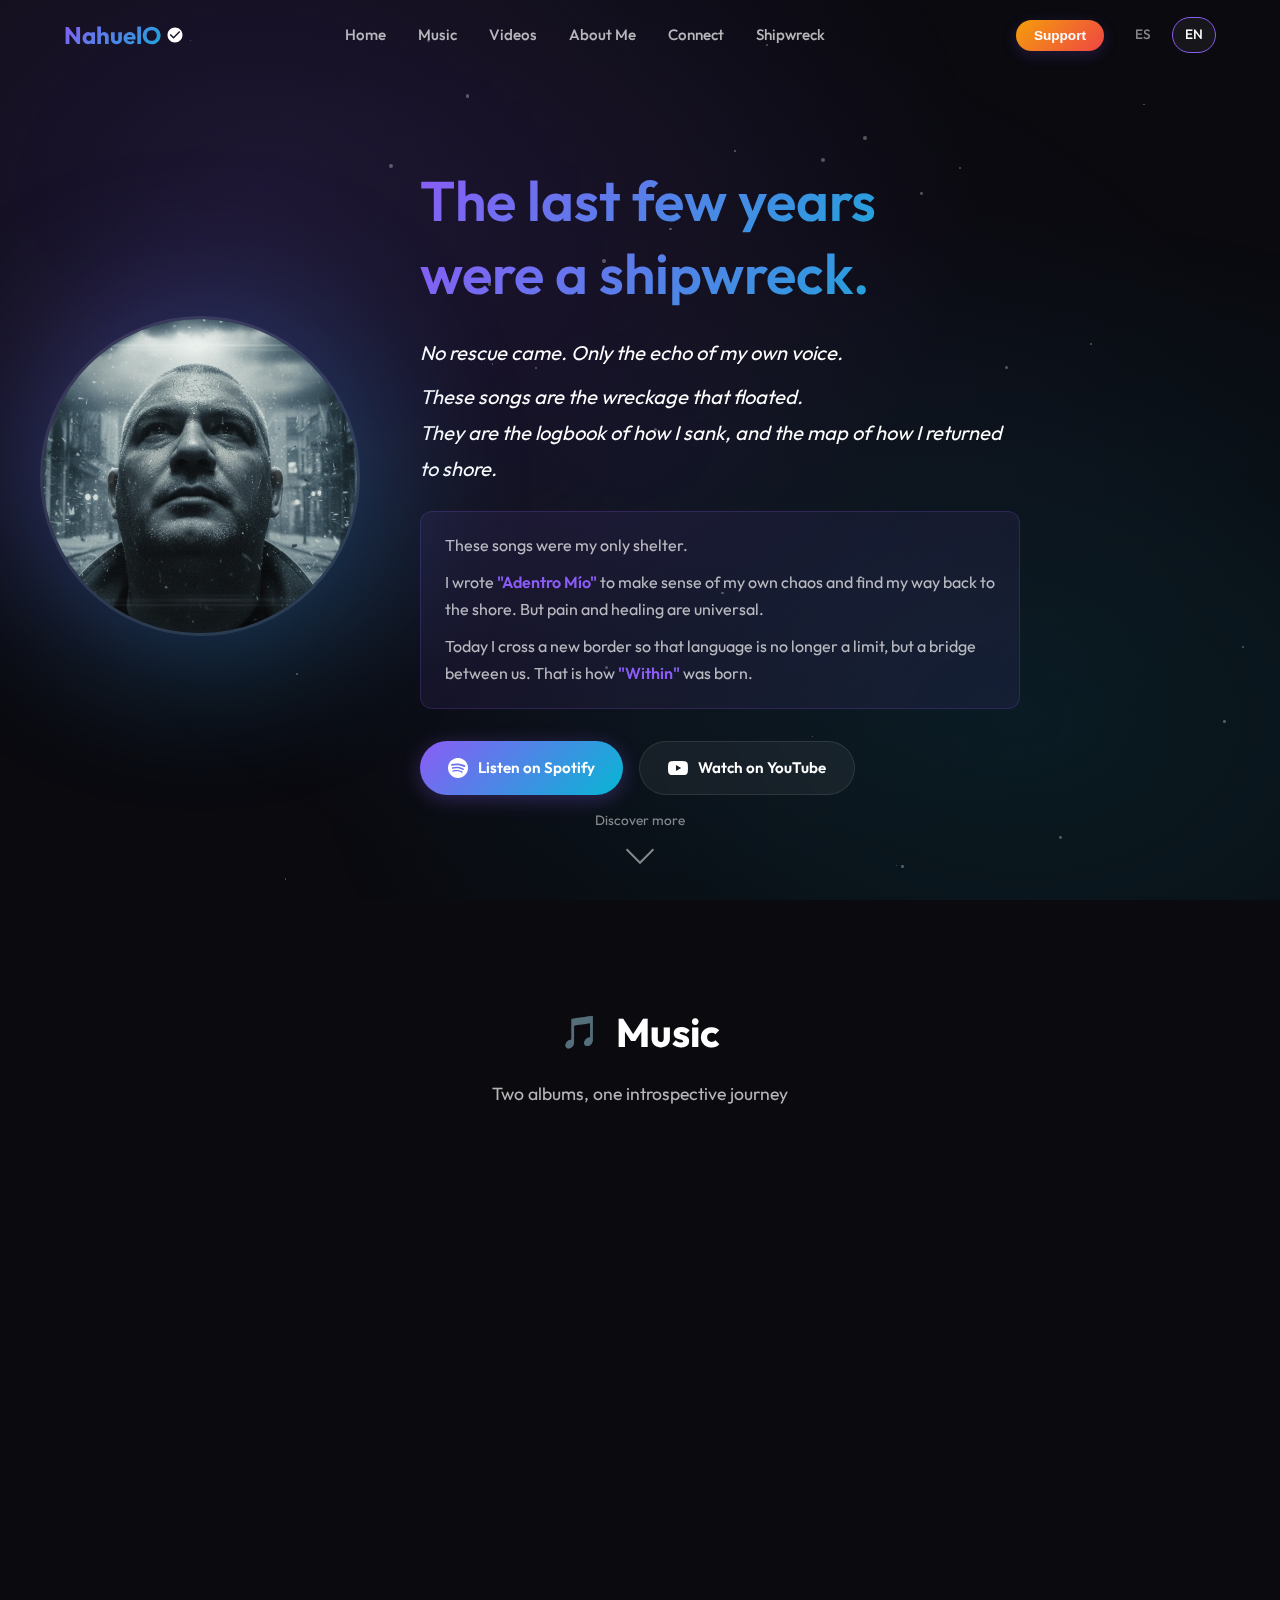
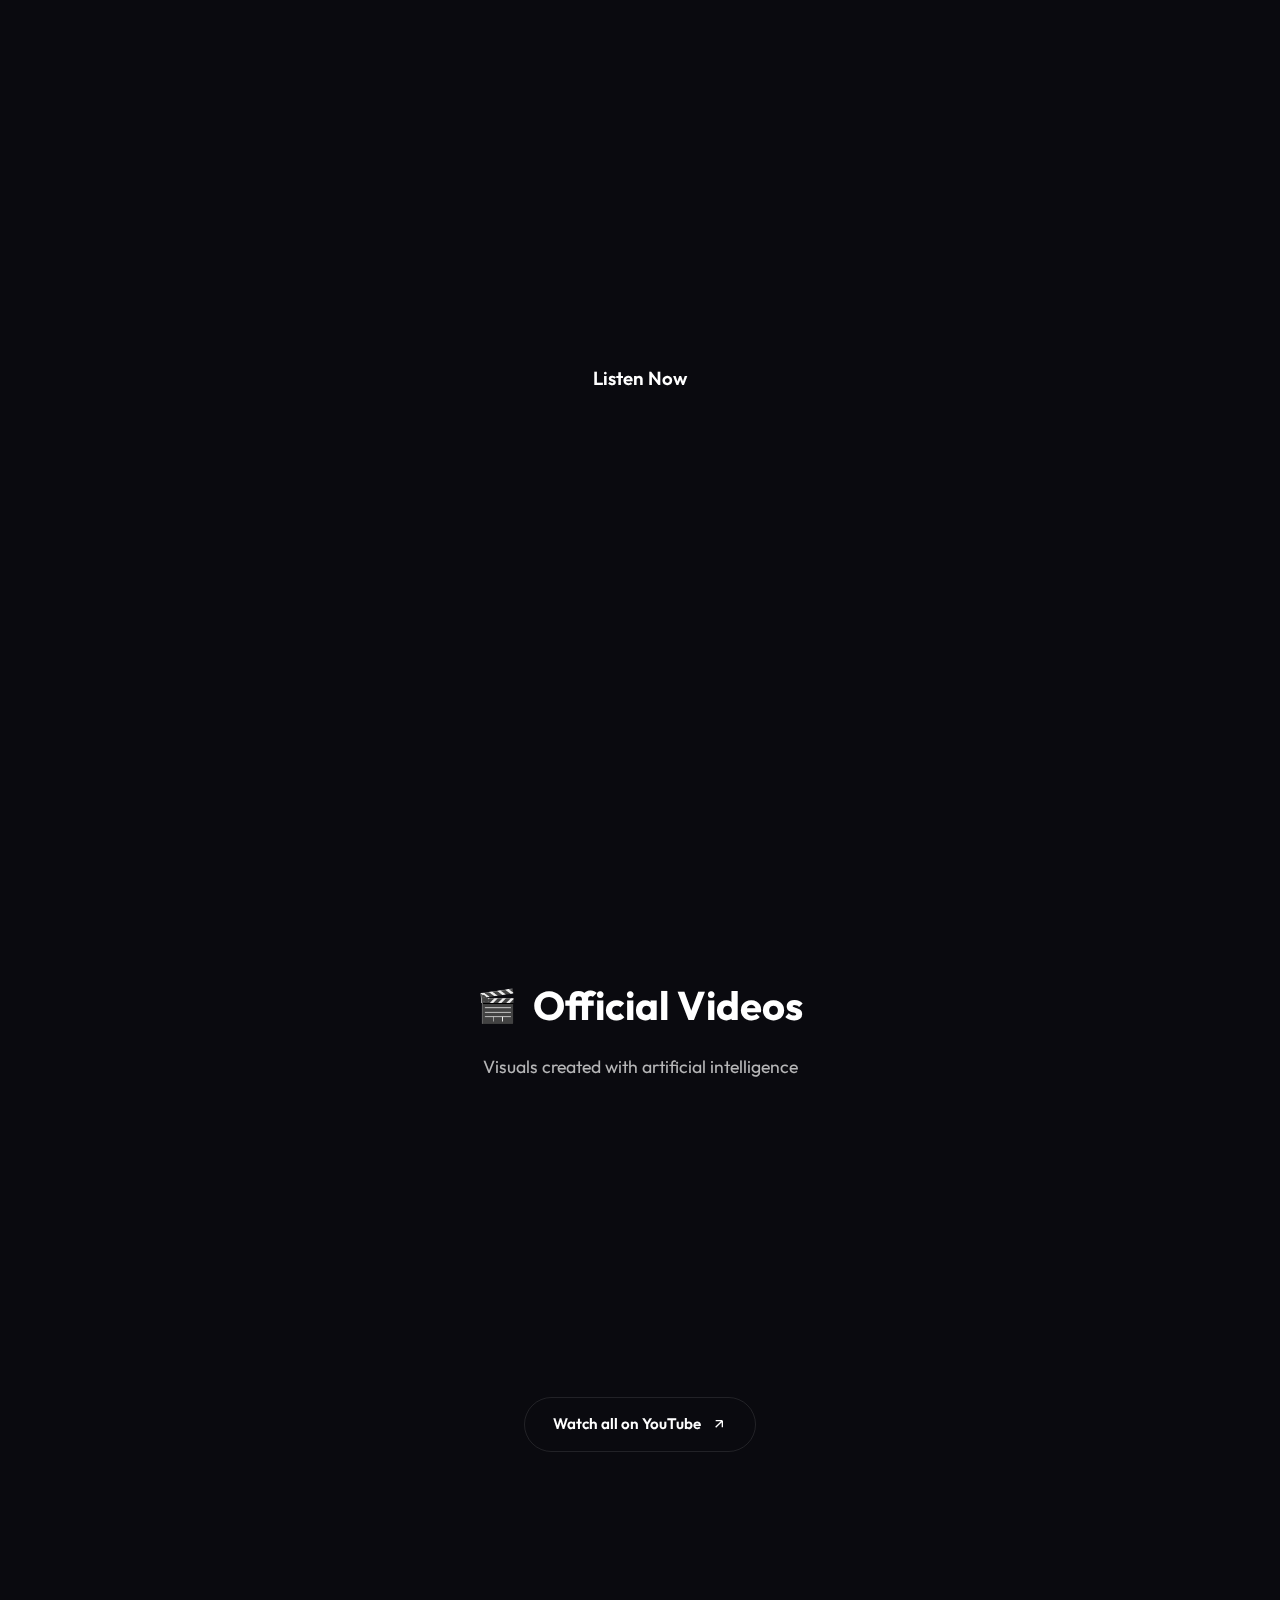
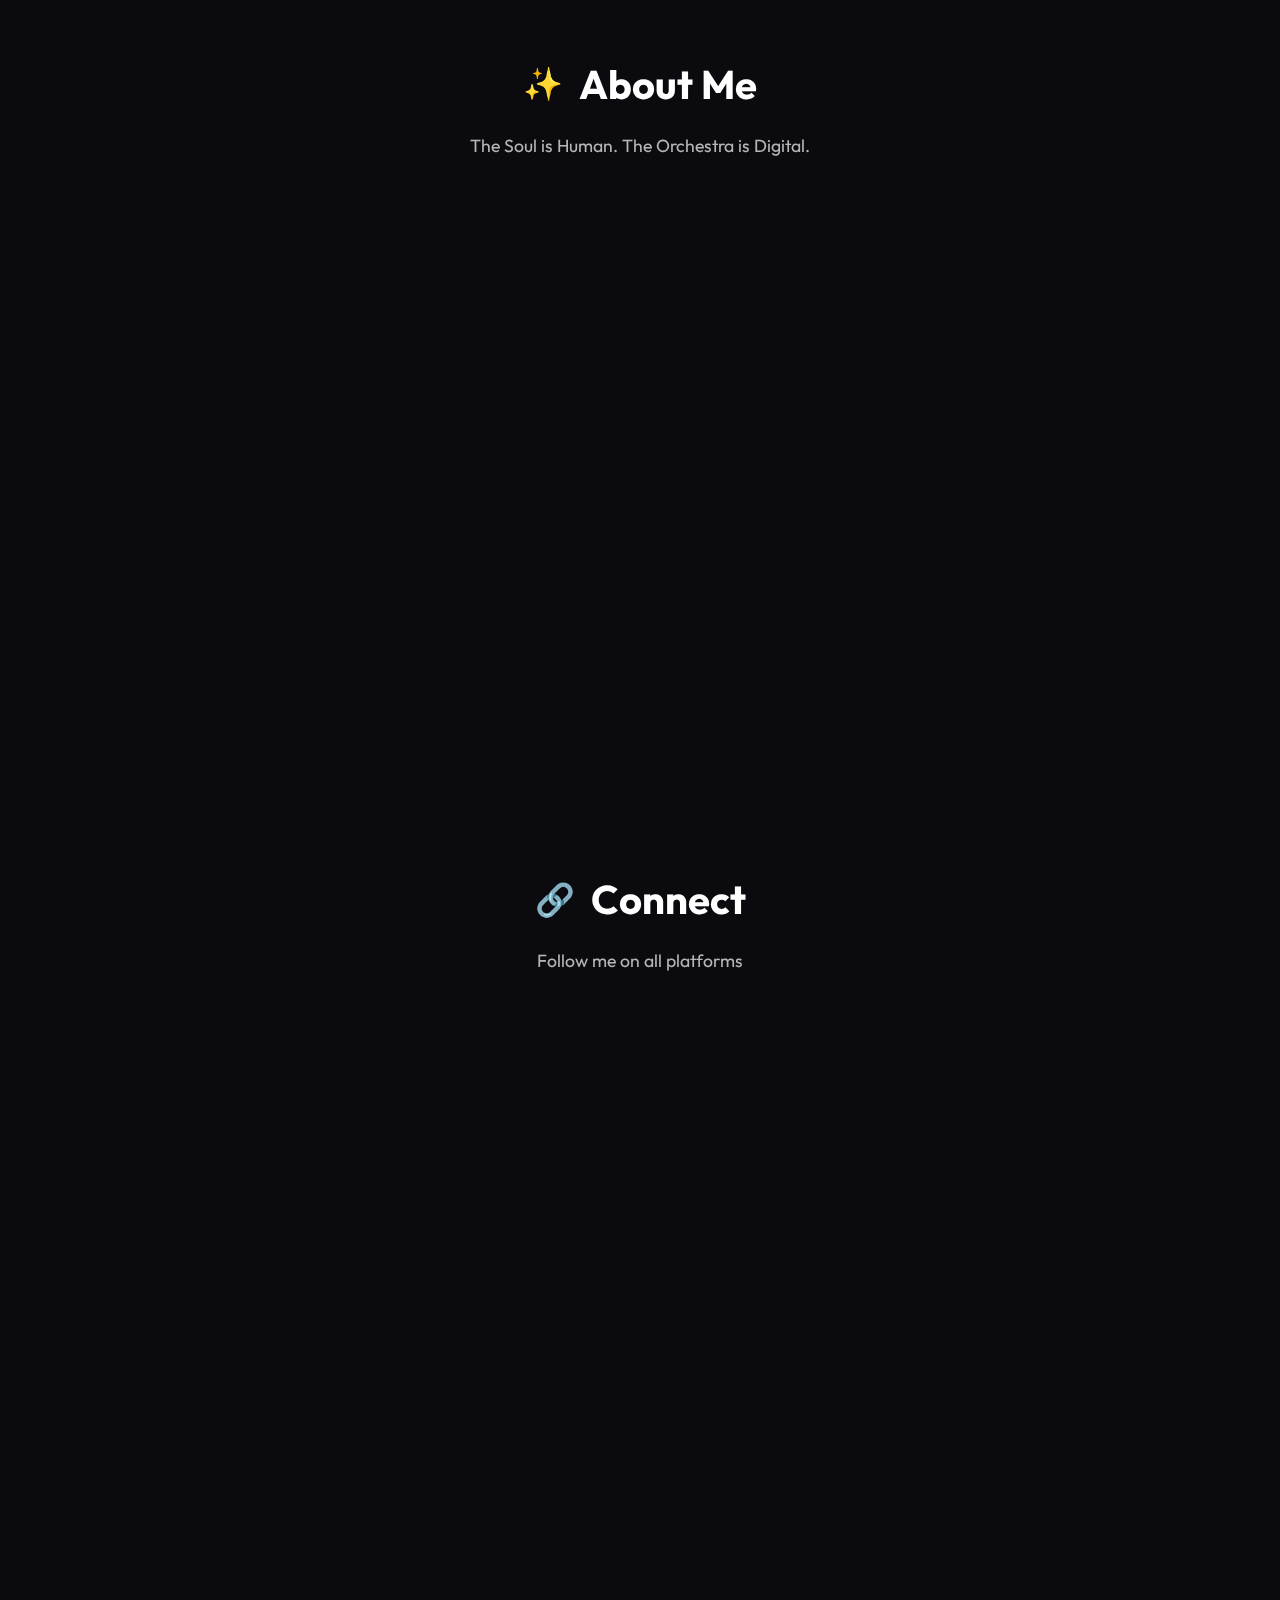
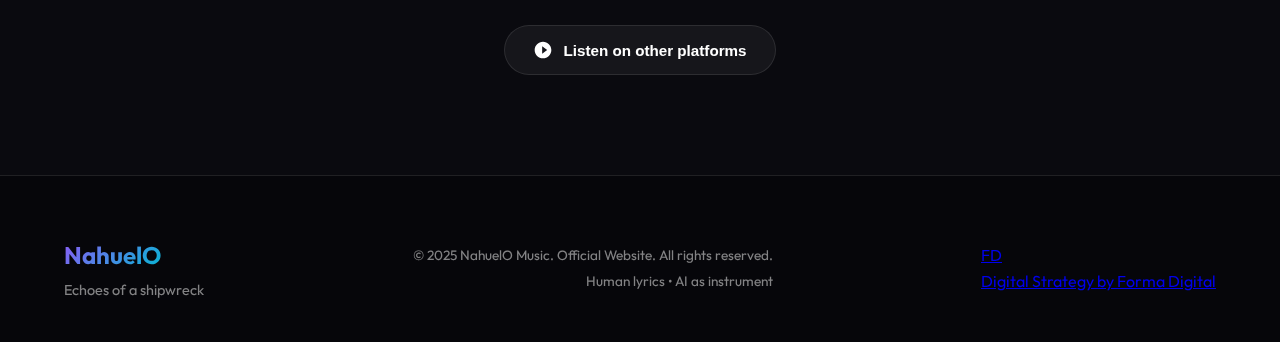
<file: en.html>
<!DOCTYPE html>
<html lang="en">

<head>
    <meta charset="UTF-8">
    <meta name="viewport" content="width=device-width, initial-scale=1.0">
    <!-- Google tag (gtag.js) -->
    <script async src="https://www.googletagmanager.com/gtag/js?id=G-C22S0RDGNV"></script>
    <script>
        window.dataLayer = window.dataLayer || [];
        function gtag() { dataLayer.push(arguments); }
        gtag('js', new Date());

        gtag('config', 'G-C22S0RDGNV');
    </script>
    <meta name="description"
        content="NahuelO | Human-AI Fusion. Music born from a personal shipwreck. 100% human lyrics orchestrated with AI. Listen to 'Adentro Mío' and 'Within'.">
    <meta name="keywords"
        content="NahuelO, AI music, introspective rap, lo-fi hip hop, spoken word, Within album, chillhop, study beats, digital poetry">

    <link rel="canonical" href="https://nahuelo-music.github.io/en.html">
    <link rel="alternate" hreflang="es" href="https://nahuelo-music.github.io/">
    <link rel="alternate" hreflang="en" href="https://nahuelo-music.github.io/en.html">
    <link rel="alternate" hreflang="x-default" href="https://nahuelo-music.github.io/">

    <!-- Favicon -->
    <link rel="icon" href="assets/foto-artista.jpg" type="image/jpeg">
    <link rel="shortcut icon" href="assets/foto-artista.jpg" type="image/jpeg">
    <link rel="apple-touch-icon" href="assets/foto-artista.jpg">

    <meta property="og:title" content="NahuelO Music | Human-AI Fusion">
    <meta property="og:description"
        content="Human lyrics, AI as an instrument. A journey into the depths of digital consciousness.">
    <meta property="og:image" content="https://nahuelo-music.github.io/assets/foto-artista.jpg">
    <meta property="og:url" content="https://nahuelo-music.github.io/en.html">
    <meta property="og:type" content="website">

    <!-- Twitter Cards -->
    <meta name="twitter:card" content="summary_large_image">
    <meta name="twitter:site" content="@NahuelO_music">
    <meta name="twitter:title" content="NahuelO Music | Human-AI Fusion">
    <meta name="twitter:description" content="Human lyrics, AI as instrument. Music born from a personal shipwreck.">
    <meta name="twitter:image" content="https://nahuelo-music.github.io/assets/foto-artista.jpg">

    <title>NahuelO | Human-AI Fusion | Official Artist</title>

    <!-- Schema.org JSON-LD -->
    <script type="application/ld+json">
    {
      "@context": "https://schema.org",
      "@type": "MusicGroup",
      "name": "NahuelO",
      "genre": ["Lo-Fi Hip Hop", "Introspective Rap", "Spoken Word", "Chillhop", "Electronic Experimental"],
      "description": "Pioneering artist in Human-AI Fusion, combining introspective rap and lo-fi beats with Spoken Word poetry.",
      "url": "https://nahuelo-music.github.io/en.html",
      "image": "https://nahuelo-music.github.io/assets/foto-artista.jpg",
      "album": [
        {
          "@type": "MusicAlbum",
          "name": "Adentro Mío"
        },
        {
          "@type": "MusicAlbum",
          "name": "Within"
        }
      ],
      "sameAs": [
        "https://www.instagram.com/nahuelo.music",
        "https://www.tiktok.com/@nahuelo.music",
        "https://open.spotify.com/artist/6knbYC9gdZdTdnWeEHGgKa",
        "https://www.youtube.com/@NahuelO-music",
        "https://www.facebook.com/NahuelO.music",
        "https://x.com/NahuelO_music"
      ]
    }
    </script>
    <link rel="preconnect" href="https://fonts.googleapis.com">
    <link rel="preconnect" href="https://fonts.gstatic.com" crossorigin>
    <link href="https://fonts.googleapis.com/css2?family=Outfit:wght@300;400;500;600;700&display=swap" rel="stylesheet">
    <link rel="stylesheet" href="styles.css">
</head>

<body>
    <!-- Animated Background -->
    <div class="bg-gradient"></div>
    <div class="bg-particles" id="particles"></div>

    <!-- Navigation -->
    <nav class="navbar" id="navbar">
        <div class="nav-container">
            <a href="#" class="nav-logo">
                NahuelO
                <svg class="verified-icon" width="18" height="18" viewBox="0 0 24 24" fill="currentColor"
                    xmlns="http://www.w3.org/2000/svg">
                    <path
                        d="M12 2C6.48 2 2 6.48 2 12s4.48 10 10 10 10-4.48 10-10S17.52 2 12 2zm-2 15l-5-5 1.41-1.41L10 14.17l7.59-7.59L19 8l-9 9z" />
                </svg>
            </a>
            <ul class="nav-menu" id="nav-menu">
                <li><a href="#home" class="nav-link">Home</a></li>
                <li><a href="#music" class="nav-link">Music</a></li>
                <li><a href="#videos" class="nav-link">Videos</a></li>
                <li><a href="#about" class="nav-link">About Me</a></li>
                <li><a href="#connect" class="nav-link">Connect</a></li>
                <li><a href="letras.html" class="nav-link">Shipwreck</a></li>
            </ul>
            <div class="lang-selector">
                <button class="nav-support-btn btn-support">Support</button>
                <a href="index.html" class="lang-btn">ES</a>
                <a href="en.html" class="lang-btn active">EN</a>
            </div>
            <button class="nav-toggle" id="nav-toggle" aria-label="Menu">
                <span></span>
                <span></span>
                <span></span>
            </button>
        </div>
    </nav>

    <!-- Hero Section -->
    <section class="hero" id="home">
        <div class="hero-content">
            <div class="hero-image-container">
                <div class="hero-image-glow"></div>
                <img src="assets/foto-artista.jpg" alt="NahuelO - Human-AI Fusion official artist" class="hero-image">
            </div>
            <div class="hero-text">
                <h1 class="hero-title">
                    <span class="title-line highlight">The last few years</span>
                    <span class="title-line highlight">were a shipwreck.</span>
                </h1>
                <div class="hero-story">
                    <p class="hero-poem">No rescue came. Only the echo of my own voice.</p>
                    <p class="hero-poem">These songs are the wreckage that floated. <br>They are the logbook of how I
                        sank, and the map of how I returned to shore.</p>
                </div>
                <div class="hero-albums-intro">
                    <p>These songs were my only shelter.</p>
                    <p>I wrote <strong>"Adentro Mío"</strong> to make sense of my own chaos and find my way back to the
                        shore. But pain and healing are universal.</p>
                    <p>Today I cross a new border so that language is no longer a limit, but a bridge between us. That
                        is how <strong>"Within"</strong> was born.</p>
                </div>
                <div class="hero-buttons">
                    <a href="https://open.spotify.com/artist/6knbYC9gdZdTdnWeEHGgKa" target="_blank"
                        class="btn btn-primary">
                        <svg width="20" height="20" viewBox="0 0 24 24" fill="currentColor">
                            <path
                                d="M12 0C5.4 0 0 5.4 0 12s5.4 12 12 12 12-5.4 12-12S18.66 0 12 0zm5.521 17.34c-.24.359-.66.48-1.021.24-2.82-1.74-6.36-2.101-10.561-1.141-.418.122-.779-.179-.899-.539-.12-.421.18-.78.54-.9 4.56-1.021 8.52-.6 11.64 1.32.42.18.479.659.301 1.02zm1.44-3.3c-.301.42-.841.6-1.262.3-3.239-1.98-8.159-2.58-11.939-1.38-.479.12-1.02-.12-1.14-.6-.12-.48.12-1.021.6-1.141C9.6 9.9 15 10.561 18.72 12.84c.361.181.54.78.241 1.2zm.12-3.36C15.24 8.4 8.82 8.16 5.16 9.301c-.6.179-1.2-.181-1.38-.721-.18-.601.18-1.2.72-1.381 4.26-1.26 11.28-1.02 15.721 1.621.539.3.719 1.02.419 1.56-.299.421-1.02.599-1.559.3z" />
                        </svg>
                        Listen on Spotify
                    </a>
                    <a href="https://www.youtube.com/@NahuelO-music" target="_blank" class="btn btn-secondary">
                        <svg width="20" height="20" viewBox="0 0 24 24" fill="currentColor">
                            <path
                                d="M23.498 6.186a3.016 3.016 0 0 0-2.122-2.136C19.505 3.545 12 3.545 12 3.545s-7.505 0-9.377.505A3.017 3.017 0 0 0 .502 6.186C0 8.07 0 12 0 12s0 3.93.502 5.814a3.016 3.016 0 0 0 2.122 2.136c1.871.505 9.376.505 9.376.505s7.505 0 9.377-.505a3.015 3.015 0 0 0 2.122-2.136C24 15.93 24 12 24 12s0-3.93-.502-5.814zM9.545 15.568V8.432L15.818 12l-6.273 3.568z" />
                        </svg>
                        Watch on YouTube
                    </a>
                </div>
            </div>
        </div>
        <div class="scroll-indicator">
            <span>Discover more</span>
            <div class="scroll-arrow"></div>
        </div>
    </section>

    <!-- Music Section -->
    <section class="section music" id="music">
        <div class="container">
            <h2 class="section-title">
                <span class="title-icon">🎵</span>
                Music
            </h2>
            <p class="section-subtitle">Two albums, one introspective journey</p>

            <div class="albums-grid">
                <!-- Album 1: Adentro Mío -->
                <div class="album-card">
                    <div class="album-cover">
                        <img src="assets/adentro-mio-cover.jpg" alt="Adentro Mío - Album">
                        <div class="album-overlay">
                            <a href="https://open.spotify.com/album/7vLgP0BVHmhCnLh2ZKl1aA" target="_blank"
                                class="play-btn">
                                <svg width="32" height="32" viewBox="0 0 24 24" fill="currentColor">
                                    <path d="M8 5v14l11-7z" />
                                </svg>
                            </a>
                        </div>
                    </div>
                    <div class="album-info">
                        <h3 class="album-title">Adentro Mío</h3>
                        <p class="album-subtitle">Spanish Version</p>
                        <p class="album-year">2025 • 10 songs</p>
                    </div>
                </div>

                <!-- Album 2: Within -->
                <div class="album-card">
                    <div class="album-cover">
                        <img src="assets/within-cover.png" alt="Within - Album">
                        <div class="album-overlay">
                            <span class="coming-soon-badge">Coming Soon</span>
                        </div>
                    </div>
                    <div class="album-info">
                        <h3 class="album-title">Within</h3>
                        <p class="album-subtitle">English Version</p>
                        <p class="album-year">2025 • 10 tracks</p>
                        <div class="album-links">
                            <span class="coming-text">Coming Soon</span>
                        </div>
                    </div>
                </div>
            </div>

            <!-- Spotify Embed -->
            <div class="spotify-embed">
                <h3>Listen Now</h3>
                <iframe style="border-radius:12px"
                    src="https://open.spotify.com/embed/album/7vLgP0BVHmhCnLh2ZKl1aA?utm_source=generator&theme=0"
                    width="100%" height="352" frameBorder="0" allowfullscreen=""
                    allow="autoplay; clipboard-write; encrypted-media; fullscreen; picture-in-picture" loading="lazy">
                </iframe>
            </div>
        </div>
    </section>

    <!-- Videos Section -->
    <section class="section videos" id="videos">
        <div class="container">
            <h2 class="section-title">
                <span class="title-icon">🎬</span>
                Official Videos
            </h2>
            <p class="section-subtitle">Visuals created with artificial intelligence</p>

            <div class="videos-grid">
                <!-- Video 1 -->
                <div class="video-card">
                    <div class="video-thumbnail">
                        <iframe width="100%" height="100%" src="https://www.youtube.com/embed/m6onS9msep4"
                            title="Ecos del Silencio" frameborder="0"
                            allow="accelerometer; autoplay; clipboard-write; encrypted-media; gyroscope; picture-in-picture; web-share"
                            allowfullscreen></iframe>
                    </div>
                    <h4 class="video-title">Ecos del Silencio</h4>
                </div>

                <!-- Video 2 -->
                <div class="video-card">
                    <div class="video-thumbnail">
                        <iframe width="100%" height="100%" src="https://www.youtube.com/embed/RAcAPLrCN1I"
                            title="Frío Cercano" frameborder="0"
                            allow="accelerometer; autoplay; clipboard-write; encrypted-media; gyroscope; picture-in-picture; web-share"
                            allowfullscreen></iframe>
                    </div>
                    <h4 class="video-title">Frío Cercano</h4>
                </div>

                <!-- Video 3 -->
                <div class="video-card">
                    <div class="video-thumbnail">
                        <iframe width="100%" height="100%" src="https://www.youtube.com/embed/wwYq66VPxPs"
                            title="Entre Sombras" frameborder="0"
                            allow="accelerometer; autoplay; clipboard-write; encrypted-media; gyroscope; picture-in-picture; web-share"
                            allowfullscreen></iframe>
                    </div>
                    <h4 class="video-title">Entre Sombras</h4>
                </div>

                <!-- Video 4 -->
                <div class="video-card">
                    <div class="video-thumbnail">
                        <iframe width="100%" height="100%" src="https://www.youtube.com/embed/x-ovv0AJmrA"
                            title="Mi Señal" frameborder="0"
                            allow="accelerometer; autoplay; clipboard-write; encrypted-media; gyroscope; picture-in-picture; web-share"
                            allowfullscreen></iframe>
                    </div>
                    <h4 class="video-title">Mi Señal</h4>
                </div>
            </div>

            <a href="https://www.youtube.com/@NahuelO-music" target="_blank" class="btn btn-outline">
                Watch all on YouTube
                <svg width="16" height="16" viewBox="0 0 24 24" fill="none" stroke="currentColor" stroke-width="2">
                    <path d="M7 17L17 7M17 7H7M17 7V17" />
                </svg>
            </a>
        </div>
    </section>

    <!-- About Section -->
    <section class="section about" id="about">
        <div class="container">
            <h2 class="section-title">
                <span class="title-icon">✨</span>
                About Me
            </h2>
            <p class="section-subtitle">The Soul is Human. The Orchestra is Digital.</p>

            <div class="about-content">
                <div class="about-text">
                    <h3>The Project</h3>
                    <p>
                        <strong>NahuelO</strong> isn't just music; it's a survival experiment.
                    </p>
                    <p>
                        Every lyric was born from a handwritten page, 100% human, written in moments of absolute
                        truth. There are no algorithms in the feeling.
                    </p>
                    <p>
                        But to give a voice to that silence, I made Artificial Intelligence my orchestra. I am
                        the conductor guiding every nuance and emotion, using technology not to create for me,
                        but to amplify what already existed <em>inside me</em>.
                    </p>

                    <div class="about-highlight">
                        <div class="highlight-item">
                            <span class="highlight-icon">✍️</span>
                            <span class="highlight-text">100% Human Lyrics</span>
                        </div>
                        <div class="highlight-item">
                            <span class="highlight-icon">🤖</span>
                            <span class="highlight-text">AI as Orchestra and Instrument</span>
                        </div>
                        <div class="highlight-item">
                            <span class="highlight-icon">💜</span>
                            <span class="highlight-text">Human-AI Direction & Fusion</span>
                        </div>
                    </div>
                </div>
                <div class="about-image">
                    <img src="assets/foto-artista.jpg" alt="NahuelO">
                </div>
            </div>
        </div>
    </section>

    <!-- Contact/Social Section -->
    <section class="section contact" id="connect">
        <div class="container">
            <h2 class="section-title">
                <span class="title-icon">🔗</span>
                Connect
            </h2>
            <p class="section-subtitle">Follow me on all platforms</p>

            <div class="social-grid">
                <a href="https://open.spotify.com/artist/6knbYC9gdZdTdnWeEHGgKa" target="_blank"
                    class="social-card spotify">
                    <svg width="32" height="32" viewBox="0 0 24 24" fill="currentColor">
                        <path
                            d="M12 0C5.4 0 0 5.4 0 12s5.4 12 12 12 12-5.4 12-12S18.66 0 12 0zm5.521 17.34c-.24.359-.66.48-1.021.24-2.82-1.74-6.36-2.101-10.561-1.141-.418.122-.779-.179-.899-.539-.12-.421.18-.78.54-.9 4.56-1.021 8.52-.6 11.64 1.32.42.18.479.659.301 1.02zm1.44-3.3c-.301.42-.841.6-1.262.3-3.239-1.98-8.159-2.58-11.939-1.38-.479.12-1.02-.12-1.14-.6-.12-.48.12-1.021.6-1.141C9.6 9.9 15 10.561 18.72 12.84c.361.181.54.78.241 1.2zm.12-3.36C15.24 8.4 8.82 8.16 5.16 9.301c-.6.179-1.2-.181-1.38-.721-.18-.601.18-1.2.72-1.381 4.26-1.26 11.28-1.02 15.721 1.621.539.3.719 1.02.419 1.56-.299.421-1.02.599-1.559.3z" />
                    </svg>
                    <span>Spotify</span>
                </a>
                <a href="https://www.youtube.com/@NahuelO-music" target="_blank" class="social-card youtube">
                    <svg width="32" height="32" viewBox="0 0 24 24" fill="currentColor">
                        <path
                            d="M23.498 6.186a3.016 3.016 0 0 0-2.122-2.136C19.505 3.545 12 3.545 12 3.545s-7.505 0-9.377.505A3.017 3.017 0 0 0 .502 6.186C0 8.07 0 12 0 12s0 3.93.502 5.814a3.016 3.016 0 0 0 2.122 2.136c1.871.505 9.376.505 9.376.505s7.505 0 9.377-.505a3.015 3.015 0 0 0 2.122-2.136C24 15.93 24 12 24 12s0-3.93-.502-5.814zM9.545 15.568V8.432L15.818 12l-6.273 3.568z" />
                    </svg>
                    <span>YouTube</span>
                </a>
                <a href="https://www.instagram.com/nahuelo.music/" target="_blank" class="social-card instagram">
                    <svg width="32" height="32" viewBox="0 0 24 24" fill="currentColor">
                        <path
                            d="M12 2.163c3.204 0 3.584.012 4.85.07 3.252.148 4.771 1.691 4.919 4.919.058 1.265.069 1.645.069 4.849 0 3.205-.012 3.584-.069 4.849-.149 3.225-1.664 4.771-4.919 4.919-1.266.058-1.644.07-4.85.07-3.204 0-3.584-.012-4.849-.07-3.26-.149-4.771-1.699-4.919-4.92-.058-1.265-.07-1.644-.07-4.849 0-3.204.013-3.583.07-4.849.149-3.227 1.664-4.771 4.919-4.919 1.266-.057 1.645-.069 4.849-.069zM12 0C8.741 0 8.333.014 7.053.072 2.695.272.273 2.69.073 7.052.014 8.333 0 8.741 0 12c0 3.259.014 3.668.072 4.948.2 4.358 2.618 6.78 6.98 6.98C8.333 23.986 8.741 24 12 24c3.259 0 3.668-.014 4.948-.072 4.354-.2 6.782-2.618 6.979-6.98.059-1.28.073-1.689.073-4.948 0-3.259-.014-3.667-.072-4.947-.196-4.354-2.617-6.78-6.979-6.98C15.668.014 15.259 0 12 0zm0 5.838a6.162 6.162 0 100 12.324 6.162 6.162 0 000-12.324zM12 16a4 4 0 110-8 4 4 0 010 8zm6.406-11.845a1.44 1.44 0 100 2.881 1.44 1.44 0 000-2.881z" />
                    </svg>
                    <span>Instagram</span>
                </a>
                <a href="https://www.facebook.com/NahuelO.music" target="_blank" class="social-card facebook">
                    <svg width="32" height="32" viewBox="0 0 24 24" fill="currentColor">
                        <path
                            d="M24 12.073c0-6.627-5.373-12-12-12s-12 5.373-12 12c0 5.99 4.388 10.954 10.125 11.854v-8.385H7.078v-3.47h3.047V9.43c0-3.007 1.792-4.669 4.533-4.669 1.312 0 2.686.235 2.686.235v2.953H15.83c-1.491 0-1.956.925-1.956 1.874v2.25h3.328l-.532 3.47h-2.796v8.385C19.612 23.027 24 18.062 24 12.073z" />
                    </svg>
                    <span>Facebook</span>
                </a>
                <a href="https://www.tiktok.com/@nahuelo.music" target="_blank" class="social-card tiktok">
                    <svg width="32" height="32" viewBox="0 0 24 24" fill="currentColor">
                        <path
                            d="M12.525.02c1.31-.02 2.61-.01 3.91-.02.08 1.53.63 3.09 1.75 4.17 1.12 1.11 2.7 1.62 4.24 1.79v4.03c-1.44-.05-2.89-.35-4.2-.97-.57-.26-1.1-.59-1.62-.93-.01 2.92.01 5.84-.02 8.75-.08 1.4-.54 2.79-1.35 3.94-1.31 1.92-3.58 3.17-5.91 3.21-1.43.08-2.86-.31-4.08-1.03-2.02-1.19-3.44-3.37-3.65-5.71-.02-.5-.03-1-.01-1.49.18-1.9 1.12-3.72 2.58-4.96 1.66-1.44 3.98-2.13 6.15-1.72.02 1.48-.04 2.96-.04 4.44-.99-.32-2.15-.23-3.02.37-.63.41-1.11 1.04-1.36 1.75-.21.51-.15 1.07-.14 1.61.24 1.64 1.82 3.02 3.5 2.87 1.12-.01 2.19-.66 2.77-1.61.19-.33.4-.67.41-1.06.1-1.79.06-3.57.07-5.36.01-4.03-.01-8.05.02-12.07z" />
                    </svg>
                    <span>TikTok</span>
                </a>
                <a href="https://x.com/NahuelO_music" target="_blank" class="social-card twitter">
                    <svg width="32" height="32" viewBox="0 0 24 24" fill="currentColor">
                        <path
                            d="M18.244 2.25h3.308l-7.227 8.26 8.502 11.24H16.17l-5.214-6.817L4.99 21.75H1.68l7.73-8.835L1.254 2.25H8.08l4.713 6.231zm-1.161 17.52h1.833L7.084 4.126H5.117z" />
                    </svg>
                    <span>X (Twitter)</span>
                </a>
                <a href="https://linktr.ee/NahuelO" target="_blank" class="social-card linktree">
                    <svg width="32" height="32" viewBox="0 0 24 24" fill="currentColor">
                        <path
                            d="M7.953 15.066l-.038.001a.916.916 0 01-.18-.017l-4.946-1.01a1 1 0 01-.398-1.759l3.638-2.925-3.638-2.926a1 1 0 01.398-1.759l4.946-1.01a.94.94 0 01.218-.017.958.958 0 01.632.292l3.369 3.392 3.369-3.392a.958.958 0 01.632-.292.915.915 0 01.218.017l4.946 1.01a1 1 0 01.398 1.759l-3.638 2.926 3.638 2.925a1 1 0 01-.398 1.759l-4.946 1.01a.915.915 0 01-.218.017.958.958 0 01-.632-.292l-3.369-3.392-3.369 3.392a.958.958 0 01-.632.292zM12 15.5a1 1 0 011 1v5.5a1 1 0 11-2 0v-5.5a1 1 0 011-1z" />
                    </svg>
                    <span>Linktree</span>
                </a>
            </div>

            <!-- Support Section -->
            <div class="support-section">
                <h3>Like my music?</h3>
                <p>If you want to support this independent project, you can do so through the following channels:</p>
                <div class="support-buttons">
                    <button class="btn btn-support">
                        ☕ Support the project
                    </button>
                </div>
            </div>
        </div>

        <!-- More Platforms Button -->
        <div class="more-platforms-container" style="text-align: center; margin-top: 30px;">
            <button class="btn btn-secondary btn-more-platforms">
                <svg width="20" height="20" viewBox="0 0 24 24" fill="currentColor">
                    <path
                        d="M12 2C6.48 2 2 6.48 2 12s4.48 10 10 10 10-4.48 10-10S17.52 2 12 2zm-1 14.5v-9l6 4.5-6 4.5z" />
                </svg>
                Listen on other platforms
            </button>
        </div>
        </div>
    </section>

    <!-- Support Modal -->
    <div class="modal-overlay" id="support-modal">
        <div class="modal-content">
            <button class="modal-close">&times;</button>
            <h3 class="modal-title">Support NahuelO</h3>
            <p class="modal-subtitle">Every contribution helps to keep creating independent music.</p>

            <div id="main-support-options">
                <div class="support-options">
                    <button class="support-btn btn-mercadopago" id="show-mercadopago"
                        style="width: 100%; border: none; cursor: pointer;">
                        <span>💙 Mercado Pago (Argentina)</span>
                    </button>
                    <a href="https://paypal.me/CarlosOtero391" target="_blank" class="support-btn btn-paypal">
                        <span>🌍 PayPal (International)</span>
                    </a>
                    <a href="https://airtm.me/nahuelo" target="_blank" class="support-btn"
                        style="background: #00bcd4; color: white; flex-direction: column; gap: 2px; padding: 12px;">
                        <span>💳 Pay with Crypto/USD (AirTM)</span>
                        <small style="font-size: 0.7rem; opacity: 0.9; font-weight: 400;">Global: No account
                            needed</small>
                    </a>
                    <button class="support-btn btn-crypto-trigger" id="show-crypto"
                        style="background: #f3ba2f; color: #000; border: none; width: 100%; font-weight: 600;">
                        <span>₿ Binance Pay / QR</span>
                    </button>
                    <button class="support-btn" id="show-usdt"
                        style="background: #26a17b; color: #fff; border: none; width: 100%; font-weight: 600;">
                        <span>💎 Crypto (USDT / BTC / SOL)</span>
                    </button>
                </div>
            </div>

            <div class="crypto-section" id="mercadopago-list" style="display: none; margin-top: 0; border-top: none;">
                <button class="back-btn" id="back-from-mp"
                    style="background: none; border: none; color: var(--accent-primary); cursor: pointer; display: flex; align-items: center; gap: 5px; margin-bottom: 20px; font-size: 0.9rem; padding: 0;">
                    <svg width="16" height="16" viewBox="0 0 24 24" fill="none" stroke="currentColor" stroke-width="2">
                        <path d="M19 12H5M12 19l-7-7 7-7" />
                    </svg>
                    Back
                </button>
                <h4>Mercado Pago Transfer</h4>

                <div class="crypto-item">
                    <div class="crypto-info">
                        <span class="crypto-name">Alias</span>
                        <span class="crypto-address">nahuelo.music</span>
                    </div>
                    <button class="copy-btn" data-address="nahuelo.music" title="Copy Alias">
                        <svg width="18" height="18" viewBox="0 0 24 24" fill="none" stroke="currentColor"
                            stroke-width="2">
                            <path d="M8 10a2 2 0 012-2h8a2 2 0 012 2v8a2 2 0 01-2 2h-8a2 2 0 01-2-2v-8z" />
                            <path d="M16 8V6a2 2 0 00-2-2H6a2 2 0 00-2 2v8a2 2 0 002 2h2" />
                        </svg>
                    </button>
                </div>

                <div class="crypto-item">
                    <div class="crypto-info">
                        <span class="crypto-name">CVU</span>
                        <span class="crypto-address">0000003100075036225057</span>
                    </div>
                    <button class="copy-btn" data-address="0000003100075036225057" title="Copy CVU">
                        <svg width="18" height="18" viewBox="0 0 24 24" fill="none" stroke="currentColor"
                            stroke-width="2">
                            <path d="M8 10a2 2 0 012-2h8a2 2 0 012 2v8a2 2 0 01-2 2h-8a2 2 0 01-2-2v-8z" />
                            <path d="M16 8V6a2 2 0 00-2-2H6a2 2 0 00-2 2v8a2 2 0 002 2h2" />
                        </svg>
                    </button>
                </div>
                <p style="font-size: 0.75rem; color: var(--text-muted); margin-top: 15px; text-align: center;">Valid for
                    transfers from any Argentine bank or digital wallet.</p>
            </div>

            <div class="crypto-section" id="crypto-list" style="display: none; margin-top: 0; border-top: none;">
                <button class="back-btn" id="back-to-options"
                    style="background: none; border: none; color: var(--accent-primary); cursor: pointer; display: flex; align-items: center; gap: 5px; margin-bottom: 20px; font-size: 0.9rem; padding: 0;">
                    <svg width="16" height="16" viewBox="0 0 24 24" fill="none" stroke="currentColor" stroke-width="2">
                        <path d="M19 12H5M12 19l-7-7 7-7" />
                    </svg>
                    Back
                </button>
                <h4>Binance Pay & Crypto</h4>

                <div class="binance-pay-card"
                    style="background: rgba(255, 255, 255, 0.05); border-radius: 16px; padding: 20px; text-align: center; margin-bottom: 20px; border: 1px solid rgba(243, 186, 47, 0.3);">
                    <p
                        style="font-size: 0.8rem; color: #f3ba2f; text-transform: uppercase; font-weight: 700; margin-bottom: 10px;">
                        Binance Pay Alias</p>
                    <div
                        style="display: flex; align-items: center; justify-content: center; gap: 10px; margin-bottom: 15px;">
                        <span style="font-size: 1.2rem; font-weight: 700; font-family: monospace;">NahuelO_Music</span>
                        <button class="copy-btn" data-address="NahuelO_Music" title="Copy Alias"
                            style="background: rgba(243, 186, 47, 0.2); color: #f3ba2f;">
                            <svg width="16" height="16" viewBox="0 0 24 24" fill="none" stroke="currentColor"
                                stroke-width="2">
                                <path d="M8 10a2 2 0 012-2h8a2 2 0 012 2v8a2 2 0 01-2 2h-8a2 2 0 01-2-2v-8z" />
                                <path d="M16 8V6a2 2 0 00-2-2H6a2 2 0 00-2 2v8a2 2 0 002 2h2" />
                            </svg>
                        </button>
                    </div>
                    <img src="assets/binance-qr.jpg" alt="Binance QR"
                        style="width: 150px; border-radius: 12px; border: 4px solid white;">
                    <p style="font-size: 0.75rem; color: var(--text-muted); margin-top: 10px;">Scan the QR code from the
                        Binance App</p>
                </div>
            </div>

            <!-- VISTA USDT (Multichain) -->
            <div class="crypto-section" id="usdt-list" style="display: none; margin-top: 0; border-top: none;">
                <button class="back-btn" id="back-from-usdt"
                    style="background: none; border: none; color: var(--accent-primary); cursor: pointer; display: flex; align-items: center; gap: 5px; margin-bottom: 20px; font-size: 0.9rem; padding: 0;">
                    <svg width="16" height="16" viewBox="0 0 24 24" fill="none" stroke="currentColor" stroke-width="2">
                        <path d="M19 12H5M12 19l-7-7 7-7" />
                    </svg>
                    Back
                </button>
                <h4>Crypto Transfer</h4>

                <div class="crypto-item">
                    <div class="crypto-info">
                        <span class="crypto-name">USDT / BNB / ETH (Multichain)</span>
                        <span class="crypto-address"
                            style="font-size: 0.75rem; word-break: break-all;">0xe49Fc3610C1bb46994B7B2B988D53db744be2aBa</span>
                    </div>
                    <button class="copy-btn" data-address="0xe49Fc3610C1bb46994B7B2B988D53db744be2aBa"
                        title="Copy Multichain Address">
                        <svg width="18" height="18" viewBox="0 0 24 24" fill="none" stroke="currentColor"
                            stroke-width="2">
                            <path d="M8 10a2 2 0 012-2h8a2 2 0 012 2v8a2 2 0 01-2 2h-8a2 2 0 01-2-2v-8z" />
                            <path d="M16 8V6a2 2 0 00-2-2H6a2 2 0 00-2 2v8a2 2 0 002 2h2" />
                        </svg>
                    </button>
                </div>

                <div class="crypto-item">
                    <div class="crypto-info">
                        <span class="crypto-name">Bitcoin (Native BTC Network)</span>
                        <span class="crypto-address"
                            style="font-size: 0.75rem; word-break: break-all;">bc1q5u75caqh2456yuzpnz780d78cnpsrp0n4l72j5</span>
                    </div>
                    <button class="copy-btn" data-address="bc1q5u75caqh2456yuzpnz780d78cnpsrp0n4l72j5"
                        title="Copy Bitcoin Address">
                        <svg width="18" height="18" viewBox="0 0 24 24" fill="none" stroke="currentColor"
                            stroke-width="2">
                            <path d="M8 10a2 2 0 012-2h8a2 2 0 012 2v8a2 2 0 01-2 2h-8a2 2 0 01-2-2v-8z" />
                            <path d="M16 8V6a2 2 0 00-2-2H6a2 2 0 00-2 2v8a2 2 0 002 2h2" />
                        </svg>
                    </button>
                </div>

                <div class="crypto-item">
                    <div class="crypto-info">
                        <span class="crypto-name">Solana (SOL Network)</span>
                        <span class="crypto-address"
                            style="font-size: 0.75rem; word-break: break-all;">7aYHwKWrgw2QA1arFLB9i8B5kCzbTVRLvesQanHmiQaE</span>
                    </div>
                    <button class="copy-btn" data-address="7aYHwKWrgw2QA1arFLB9i8B5kCzbTVRLvesQanHmiQaE"
                        title="Copy Solana Address">
                        <svg width="18" height="18" viewBox="0 0 24 24" fill="none" stroke="currentColor"
                            stroke-width="2">
                            <path d="M8 10a2 2 0 012-2h8a2 2 0 012 2v8a2 2 0 01-2 2h-8a2 2 0 01-2-2v-8z" />
                            <path d="M16 8V6a2 2 0 00-2-2H6a2 2 0 00-2 2v8a2 2 0 002 2h2" />
                        </svg>
                    </button>
                </div>

                <div
                    style="background: rgba(38, 161, 123, 0.1); border: 1px solid rgba(38, 161, 123, 0.3); border-radius: 8px; padding: 12px; margin-top: 15px;">
                    <p style="font-size: 0.8rem; color: #26a17b; text-align: center; font-weight: 500;">
                        ✅ Personal Wallet (No Minimums)
                    </p>
                    <p
                        style="font-size: 0.75rem; color: var(--text-muted); text-align: center; margin-top: 5px; line-height: 1.4;">
                        <strong>Multichain:</strong> BSC • Ethereum • Polygon • Arbitrum • Optimism • Linea • Base<br>
                        <strong>Specific:</strong> Bitcoin (BTC) • Solana (SOL)
                    </p>
                </div>
            </div>
        </div>
    </div>

    <!-- Platforms Modal -->
    <div class="modal-overlay" id="platforms-modal">
        <div class="modal-content">
            <button class="modal-close">&times;</button>
            <h3 class="modal-title">All Platforms</h3>
            <p class="modal-subtitle">Choose your favorite streaming service.</p>

            <div class="platforms-grid-modal">

                <a href="https://music.amazon.com/albums/B0FNJ85GXF" class="platform-item" target="_blank">
                    <span class="platform-icon">📦</span>
                    <span class="platform-name">Amazon Music</span>
                </a>
                <a href="https://music.youtube.com/search?q=NahuelO" class="platform-item" target="_blank">
                    <span class="platform-icon">▶️</span>
                    <span class="platform-name">YouTube Music</span>
                </a>
                <a href="https://tidal.com/album/455875432" class="platform-item" target="_blank">
                    <span class="platform-icon">🌊</span>
                    <span class="platform-name">Tidal</span>
                </a>
                <a href="https://www.deezer.com/es/album/809448661" class="platform-item" target="_blank">
                    <span class="platform-icon">🔊</span>
                    <span class="platform-name">Deezer</span>
                </a>
                <a href="https://www.pandora.com/AL:52535023" class="platform-item" target="_blank">
                    <span class="platform-icon">🅿️</span>
                    <span class="platform-name">Pandora</span>
                </a>
                <a href="https://www.boomplay.com/albums/115214979" class="platform-item" target="_blank">
                    <span class="platform-icon">💥</span>
                    <span class="platform-name">Boomplay</span>
                </a>
                <a href="https://www.claromusica.com/artist/13667194/AR" class="platform-item" target="_blank">
                    <span class="platform-icon">🔴</span>
                    <span class="platform-name">Claro Música</span>
                </a>
            </div>
            <p style="text-align: center; color: var(--text-muted); font-size: 0.8rem; margin-top: 20px;">
                Also available on Instagram, TikTok, and more than 20 digital stores.
            </p>
        </div>
    </div>

    <!-- Footer -->
    <footer class="footer">
        <div class="container">
            <div class="footer-content">
                <div class="footer-logo">
                    <span class="logo-text">NahuelO</span>
                    <p class="footer-tagline">Echoes of a shipwreck</p>
                </div>
                <div class="footer-copyright">
                    <p>© 2025 NahuelO Music. Official Website. All rights reserved.</p>
                    <p class="footer-note">Human lyrics • AI as instrument</p>
                </div>
                <div class="footer-agency">
                    <a href="https://formadigital.info/" class="agency-link" target="_blank" rel="noopener noreferrer">
                        <div class="agency-logo-icon"><span class="logo-letters">FD</span></div>
                        <div class="agency-info">
                            <span class="agency-label">Digital Strategy by</span>
                            <span class="agency-name">Forma Digital</span>
                        </div>
                    </a>
                </div>
            </div>
        </div>
    </footer>

    <script src="script.js"></script>
</body>

</html>
</file>
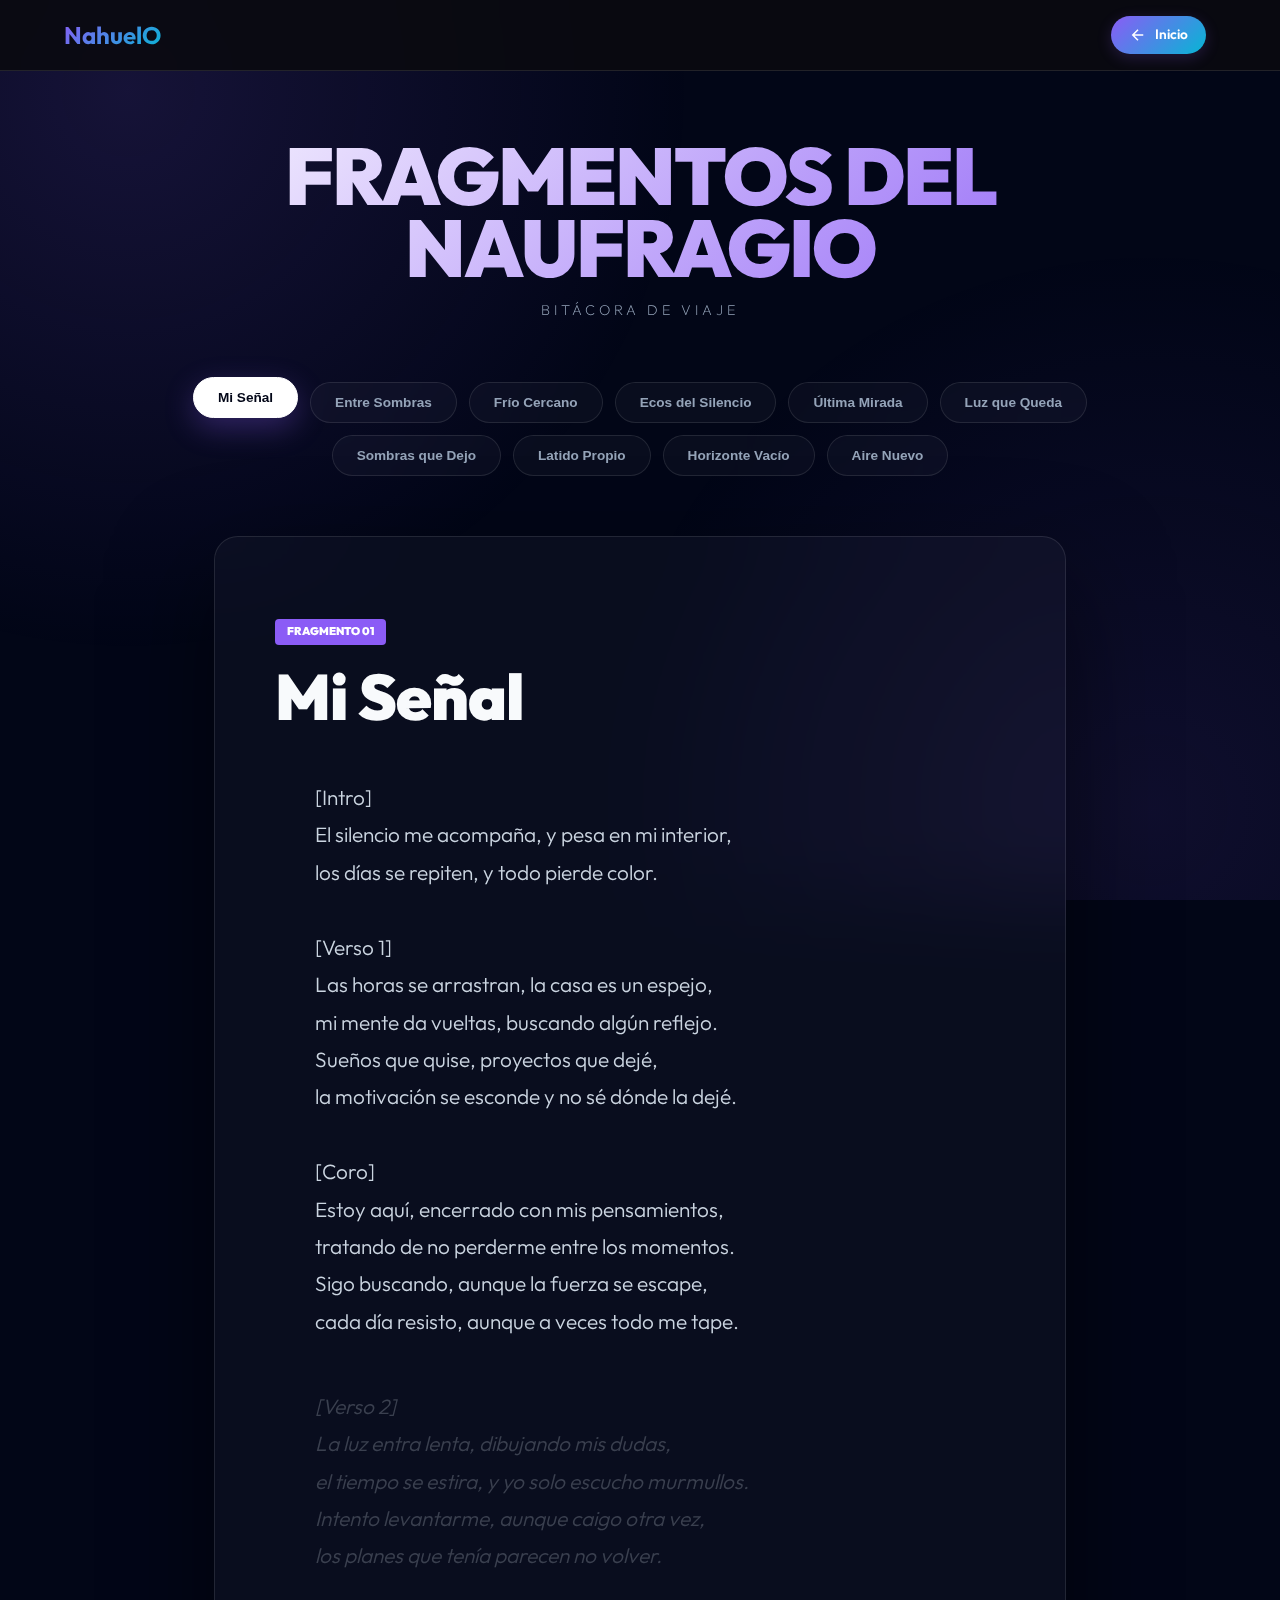
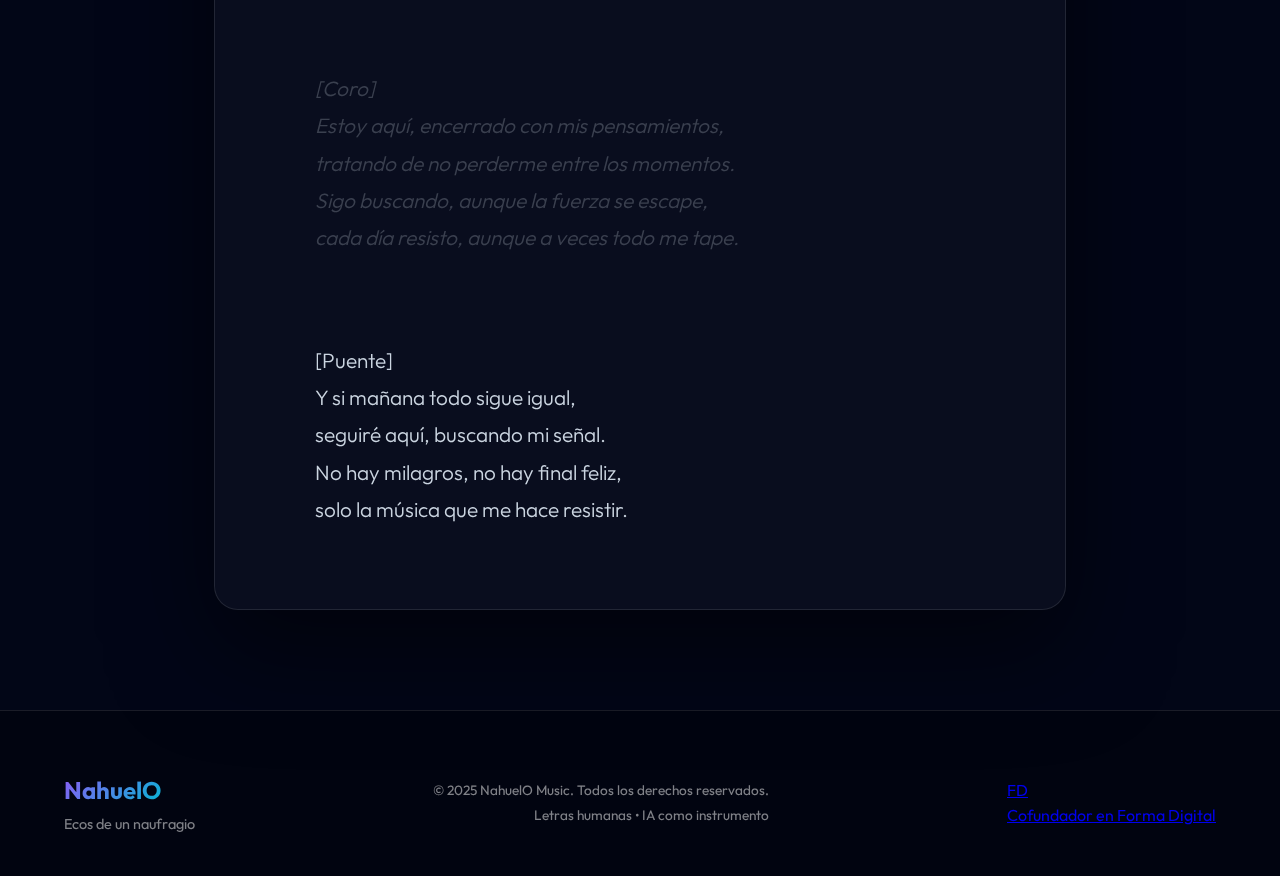
<file: letras.html>
<!DOCTYPE html>
<html lang="es">

<head>
    <meta charset="UTF-8">
    <meta name="viewport" content="width=device-width, initial-scale=1.0">
    <!-- Google tag (gtag.js) -->
    <script async src="https://www.googletagmanager.com/gtag/js?id=G-C22S0RDGNV"></script>
    <script>
        window.dataLayer = window.dataLayer || [];
        function gtag() { dataLayer.push(arguments); }
        gtag('js', new Date());
        gtag('config', 'G-C22S0RDGNV');
    </script>
    <title>Fragmentos del Naufragio | Letras de NahuelO | Fusión Humano-IA</title>
    <meta name="description"
        content="Letras de NahuelO: El cuaderno de Bitácora de un naufragio digital. Poesía Spoken Word y Rap introspectivo fusionados con Inteligencia Artificial.">
    <meta name="keywords"
        content="letras de canciones, nahuelo letras, poesía spoken word, rap conciencia, letras lofi, adentro mio lyrics, bitacora digital">

    <link rel="canonical" href="https://nahuelo-music.github.io/letras.html">
    <link rel="alternate" hreflang="es" href="https://nahuelo-music.github.io/letras.html">
    <link rel="alternate" hreflang="en" href="https://nahuelo-music.github.io/letras.html">
    <link rel="alternate" hreflang="x-default" href="https://nahuelo-music.github.io/letras.html">

    <!-- Open Graph -->
    <meta property="og:title" content="Fragmentos del Naufragio | Letras de NahuelO">
    <meta property="og:description"
        content="El cuaderno de Bitácora de un naufragio digital. Poesía Spoken Word y Rap introspectivo.">
    <meta property="og:image" content="https://nahuelo-music.github.io/assets/foto-artista.jpg">
    <meta property="og:url" content="https://nahuelo-music.github.io/letras.html">
    <meta property="og:type" content="website">

    <!-- Twitter Cards -->
    <meta name="twitter:card" content="summary_large_image">
    <meta name="twitter:site" content="@NahuelO_music">
    <meta name="twitter:title" content="Fragmentos del Naufragio | Letras de NahuelO">
    <meta name="twitter:description" content="El cuaderno de Bitácora de un naufragio digital. Poesía Spoken Word.">
    <meta name="twitter:image" content="https://nahuelo-music.github.io/assets/foto-artista.jpg">

    <!-- Schema.org JSON-LD para la sección de letras -->
    <script type="application/ld+json">
    {
      "@context": "https://schema.org",
      "@type": "CreativeWorkSeries",
      "name": "Fragmentos del Naufragio",
      "author": {
        "@type": "Person",
        "name": "NahuelO"
      },
      "description": "Antología de letras del álbum Adentro Mío, explorando temas de soledad, resiliencia y renovación.",
      "genre": "Poesía / Letras de Canciones"
    }
    </script>

    <link rel="stylesheet" href="styles.css">
    <link rel="preconnect" href="https://fonts.googleapis.com">
    <link rel="preconnect" href="https://fonts.gstatic.com" crossorigin>
    <link href="https://fonts.googleapis.com/css2?family=Outfit:wght@200;400;700;900&display=swap" rel="stylesheet">
    <style>
        :root {
            --glass-bg: rgba(255, 255, 255, 0.03);
            --glass-border: rgba(255, 255, 255, 0.1);
            --accent-glow: #8b5cf6;
            --text-main: #f8fafc;
        }

        body {
            background-color: #020617;
            color: var(--text-main);
            font-family: 'Outfit', sans-serif;
            overflow-x: hidden;
        }

        .bg-glow {
            position: fixed;
            top: 0;
            left: 0;
            width: 100%;
            height: 100%;
            background:
                radial-gradient(circle at 10% 10%, rgba(139, 92, 246, 0.15) 0%, transparent 40%),
                radial-gradient(circle at 90% 90%, rgba(139, 92, 246, 0.1) 0%, transparent 40%);
            z-index: -1;
            pointer-events: none;
        }

        .modern-container {
            padding-top: 140px;
            padding-bottom: 100px;
            min-height: 100vh;
        }

        .modern-header {
            text-align: center;
            margin-bottom: 60px;
        }

        .modern-header h1 {
            font-size: clamp(2.5rem, 8vw, 5rem);
            font-weight: 900;
            text-transform: uppercase;
            letter-spacing: -2px;
            line-height: 0.9;
            background: linear-gradient(135deg, #fff 0%, #8b5cf6 100%);
            background-clip: text;
            -webkit-background-clip: text;
            -webkit-text-fill-color: transparent;
            margin-bottom: 15px;
        }

        .modern-header p {
            font-weight: 200;
            letter-spacing: 4px;
            color: #94a3b8;
            text-transform: uppercase;
            font-size: 0.9rem;
        }

        .modern-selector {
            max-width: 1100px;
            margin: 0 auto 60px;
            display: flex;
            flex-wrap: wrap;
            justify-content: center;
            gap: 12px;
            padding: 0 24px;
        }

        .track-pill {
            background: var(--glass-bg);
            border: 1px solid var(--glass-border);
            color: #94a3b8;
            padding: 12px 24px;
            border-radius: 50px;
            font-size: 0.85rem;
            font-weight: 600;
            cursor: pointer;
            transition: all 0.4s cubic-bezier(0.4, 0, 0.2, 1);
            backdrop-filter: blur(10px);
        }

        .track-pill:hover,
        .track-pill.active {
            background: white;
            color: #020617;
            border-color: white;
            transform: translateY(-5px);
            box-shadow: 0 10px 30px rgba(139, 92, 246, 0.3);
        }

        .artifact-display {
            max-width: 900px;
            margin: 0 auto;
            padding: 0 24px;
        }

        .glass-artifact {
            background: var(--glass-bg);
            border: 1px solid var(--glass-border);
            backdrop-filter: blur(40px);
            border-radius: 24px;
            padding: 80px 60px;
            min-height: 600px;
            position: relative;
            box-shadow: 0 40px 100px rgba(0, 0, 0, 0.5);
        }

        .artifact-content {
            opacity: 0;
            transform: translateY(30px);
            transition: all 0.5s ease;
        }

        .artifact-content.active {
            opacity: 1;
            transform: translateY(0);
        }

        .modern-title {
            font-size: clamp(2.5rem, 6vw, 4rem);
            font-weight: 900;
            margin-bottom: 50px;
            line-height: 1;
            letter-spacing: -1px;
        }

        .modern-lyrics {
            font-size: 1.3rem;
            line-height: 1.8;
            font-weight: 300;
            color: #cbd5e1;
            white-space: pre-line;
            max-width: 650px;
            margin: 0 auto;
            text-align: left;
        }

        .unused-lyric {
            opacity: 0.25;
            font-style: italic;
            display: block;
            margin: 10px 0;
        }

        .modern-track-num {
            display: inline-block;
            background: var(--accent-glow);
            color: white;
            padding: 4px 12px;
            border-radius: 4px;
            font-size: 0.7rem;
            font-weight: 900;
            margin-bottom: 20px;
            text-transform: uppercase;
        }

        @media (max-width: 768px) {
            .glass-artifact {
                padding: 40px 20px;
            }

            .modern-title {
                font-size: 2rem;
            }

            .modern-lyrics {
                font-size: 1.1rem;
            }
        }
    </style>
</head>

<body>
    <div class="bg-glow"></div>
    <div id="particles"></div>

    <nav class="navbar scrolled">
        <div class="nav-container">
            <a href="index.html" class="nav-logo">NahuelO</a>
            <a href="index.html" class="nav-support-btn"
                style="text-decoration: none; display: flex; align-items: center; gap: 8px;">
                <svg width="18" height="18" viewBox="0 0 24 24" fill="none" stroke="currentColor" stroke-width="2">
                    <path d="M19 12H5M12 19l-7-7 7-7" />
                </svg>
                Inicio
            </a>
        </div>
    </nav>

    <main class="modern-container">
        <div class="container">
            <header class="modern-header">
                <h1>Fragmentos del Naufragio</h1>
                <p>BITÁCORA DE VIAJE</p>
            </header>

            <div class="modern-selector" id="modern-selector">
                <!-- Pills injected by JS -->
            </div>

            <div class="artifact-display">
                <div class="glass-artifact" id="glass-artifact">
                    <div id="artifact-render" class="artifact-content active">
                        <div style="text-align:center; padding-top: 150px; opacity: 0.2;">
                            <svg width="60" height="60" viewBox="0 0 24 24" fill="none" stroke="currentColor"
                                stroke-width="1">
                                <rect x="2" y="3" width="20" height="14" rx="2" ry="2" />
                                <line x1="8" y1="21" x2="16" y2="21" />
                                <line x1="12" y1="17" x2="12" y2="21" />
                            </svg>
                            <p style="margin-top: 20px; text-transform: uppercase; letter-spacing: 2px;">Selecciona un
                                fragmento</p>
                        </div>
                    </div>
                </div>
            </div>
        </div>
    </main>

    <footer class="footer">
        <div class="container">
            <div class="footer-content">
                <div class="footer-logo">
                    <span class="logo-text">NahuelO</span>
                    <p class="footer-tagline">Ecos de un naufragio</p>
                </div>
                <div class="footer-copyright">
                    <p>© 2025 NahuelO Music. Todos los derechos reservados.</p>
                    <p class="footer-note">Letras humanas • IA como instrumento</p>
                </div>
                <div class="footer-agency">
                    <a href="https://formadigital.info/" class="agency-link" target="_blank" rel="noopener noreferrer">
                        <div class="agency-logo-icon"><span class="logo-letters">FD</span></div>
                        <div class="agency-info">
                            <span class="agency-label">Cofundador en</span>
                            <span class="agency-name">Forma Digital</span>
                        </div>
                    </a>
                </div>
            </div>
        </div>
    </footer>

    <script>
        const songData = [
            {
                track: "01",
                title: "Mi Señal",
                lyrics: `[Intro]\nEl silencio me acompaña, y pesa en mi interior,\nlos días se repiten, y todo pierde color.\n\n[Verso 1]\nLas horas se arrastran, la casa es un espejo,\nmi mente da vueltas, buscando algún reflejo.\nSueños que quise, proyectos que dejé,\nla motivación se esconde y no sé dónde la dejé.\n\n[Coro]\nEstoy aquí, encerrado con mis pensamientos,\ntratando de no perderme entre los momentos.\nSigo buscando, aunque la fuerza se escape,\ncada día resisto, aunque a veces todo me tape.\n\n<span class="unused-lyric">[Verso 2]\nLa luz entra lenta, dibujando mis dudas,\nel tiempo se estira, y yo solo escucho murmullos.\nIntento levantarme, aunque caigo otra vez,\nlos planes que tenía parecen no volver.</span>\n\n<span class="unused-lyric">[Coro]\nEstoy aquí, encerrado con mis pensamientos,\ntratando de no perderme entre los momentos.\nSigo buscando, aunque la fuerza se escape,\ncada día resisto, aunque a veces todo me tape.</span>\n\n[Puente]\nY si mañana todo sigue igual,\nseguiré aquí, buscando mi señal.\nNo hay milagros, no hay final feliz,\nsolo la música que me hace resistir.`
            },
            {
                track: "02",
                title: "Entre Sombras",
                lyrics: `[Intro]\nEn la penumbra de mis recuerdos me pierdo,\ncada esquina del pasado sigue siendo mi acuerdo.\n\n[Verso 1]\nCamino por pasillos de memorias gastadas,\nvoces que resuenan, promesas olvidadas.\nLas fotografías son fantasmas mudos,\ncada sonrisa esconde los días más crudos.\n\n[Coro]\nEntre sombras me encuentro buscando claridad,\natrapado en los ecos de lo que fue verdad.\nCada paso hacia atrás es un peso que llevo,\npero aquí sigo, aunque el dolor sea lo que muevo.\n\n[Verso 2]\nEl tiempo no perdona, marca cada herida,\nlas noches se estiran sin fin, sin salida.\nBusco entre la niebla algo que me guíe,\npero las sombras me abrazan, y el alma se enfría.\n\n[Coro]\nEntre sombras me encuentro buscando claridad,\natrapado en los ecos de lo que fue verdad.\nCada paso hacia atrás es un peso que llevo,\npero aquí sigo, aunque el dolor sea lo que muevo.\n\n[Puente]\nLas sombras me susurran lo que ya no soy,\npero en la oscuridad también encuentro quién soy hoy.\nAprendo a caminar con el peso que cargo,\nentre sombras que acepto, aunque el camino sea largo.`
            },
            {
                track: "03",
                title: "Frío Cercano",
                lyrics: `[Intro]\nEl frío se instala entre nosotros, sin palabras,\ncada mirada tuya es una puerta que se cierra.\n\n[Verso 1]\nCompartimos el espacio, pero no la vida,\nlos silencios se acumulan, la distancia crece cada día.\nTus gestos son vacíos, tus ojos están lejos,\ny yo me pierdo intentando encontrar nuestros reflejos.\n\n[Coro]\nVivo en este espacio vacío que compartimos,\nbuscando alguna señal en tus gestos sin vida.\nEl frío cercano me congela por dentro,\ny sigo aquí, aunque te siento tan distante del centro.\n\n[Verso 2]\nTu silencio me habla más que cualquier palabra,\ny mi espíritu se agota tratando de alcanzarte.\nVeo tu silencio como un espejo lejano,\ny mi propio ser se desvanece, tratando de quedarse.\n\n[Coro]\nVivo en este espacio vacío que compartimos,\nbuscando alguna señal en tus gestos sin vida.\nEl frío cercano me congela por dentro,\ny sigo aquí, aunque te siento tan distante del centro.\n\n[Puente]\nEl frío cercano me enseña lo que ya no somos,\npero también me obliga a buscar lo que soy solo.\nAprendo a aceptar que no todo se puede salvar,\ny en el silencio encuentro mi propia paz.`
            },
            {
                track: "04",
                title: "Ecos del Silencio",
                lyrics: `[Intro]\nEl vacío se instala, parece que nada importa,\ncada intento de conexión se quiebra y se aborta.\n\n[Verso 1]\nTe miro y no te veo, te hablo y no escuchas,\nel aire entre nosotros es denso y sin luchas.\nCamino por la casa como un fantasma olvidado,\nmis pasos resuenan, pero nadie ha escuchado.\n\n[Coro]\nEcos del silencio llenan este lugar,\nbuscando una chispa que nos haga despertar.\nPero la distancia crece, aunque estemos tan cerca,\ny el vacío me consume mientras el alma se cierra.\n\n[Verso 2]\nRecuerdo cuando todo era más fácil de entender,\nahora las palabras se pierden sin poder.\nQuisiera gritar, pero el silencio me atrapa,\ny cada latido mío se siente como una trampa.\n\n[Coro]\nEcos del silencio llenan este lugar,\nbuscando una chispa que nos haga despertar.\nPero la distancia crece, aunque estemos tan cerca,\ny el vacío me consume mientras el alma se cierra.\n\n[Puente]\nLos ecos del silencio me enseñan a escuchar,\nlo que antes era ruido hoy es paz que puedo amar.\nAprendo que a veces la calma es la respuesta,\ny en el silencio encuentro mi propia fortaleza.`
            },
            {
                track: "05",
                title: "Última Mirada",
                lyrics: `[Intro]\nCierro los ojos y suelto tu reflejo,\nel peso en mi pecho ya no merece mi aliento.\n\n[Verso 1]\nTus palabras vacías se disuelven en el aire,\nmis recuerdos de ti empiezan a borrarse.\nCada intento de sostener ya no alcanza,\ny la nostalgia se vuelve mi nueva fuerza y esperanza.\n\n[Coro]\nDejo de amarte, lo que nunca fue mío,\nlibero tu sombra y abrazo mi propio brío.\nNo miro atrás, aunque duela el adiós,\ncada paso adelante me acerca más a mi voz.\n\n[Verso 2]\nLos momentos que guardé se vuelven cenizas,\ny el dolor que cargaba se disuelve en palabras precisas.\nYa no busco en ti lo que siempre faltó,\nmi corazón aprende lo que el tiempo me enseñó.\n\n[Coro]\nDejo de amarte, lo que nunca fue mío,\nlibero tu shadow y abrazo mi propio brío.\nNo miro atrás, aunque duela el adiós,\ncada paso adelante me acerca más a mi voz.\n\n[Puente]\nLa última mirada es el cierre de un capítulo,\nmi alma se renueva, libre de lo que fue un obstáculo.\nHoy celebro el inicio de lo que vendrá,\ny la última mirada me enseña a soltar y a amar.`
            },
            {
                track: "06",
                title: "Luz que Queda",
                lyrics: `[Intro]\nEl viento me lleva, dejo atrás las sombras,\ncada suspiro mío se vuelve un hilo de luz que me nombra.\n\n[Verso 1]\nCamino entre recuerdos que ya no me atan,\nlos días me enseñan que todo se desata.\nEl silencio me acompaña, pero ahora es amigo,\ncada paso que doy me acerca a lo que sigo.\n\n[Coro]\nRespiro en la calma que quedó después del adiós,\nmi corazón se reconstruye, aprende a su propio son.\nNo hay más cadenas ni fantasmas que me sigan,\nsolo la luz que queda, y mis alas que me abrigan.\n\n[Verso 2]\nLas noches ya no pesan, me encuentro en mi reflejo,\nmi voz resuena fuerte, ya no busco tu consejo.\nAprendo a quererme sin tu sombra alrededor,\ncada latido mío se vuelve mi mejor motor.\n\n[Coro]\nRespiro en la calma que quedó después del adiós,\nmi corazón se reconstruye, aprende a su propio son.\nNo hay más cadenas ni fantasmas que me sigan,\nsolo la luz que queda, y mis alas que me abrigan.\n\n[Puente]\nEl pasado se desvanece como polvo en el viento,\ncada lágrima me deja más cerca del tiempo.\nHoy celebro el eco de lo que soy por dentro,\nrenazco sin miedo, y me reconozco en mi centro.`
            },
            {
                track: "07",
                title: "Sombras que Dejo",
                lyrics: `[Intro]\nMe alejo de los ecos que ya no me pertenecen,\ncada paso que doy deja atrás lo que entristece.\n\n[Verso 1]\nRecuerdos flotan como humo en el aire,\nme envuelven un instante y luego se deshacen.\nIntento sostener lo que ya no quiere estar,\npero mis manos vacías aprenden a soltar.\n\n[Coro]\nSon sombras que dejo, ya no pesan en mí,\ncada lágrima vieja se convierte en un fin.\nCamino ligero, aunque duela despedir,\ny el silencio me enseña a volver a vivir.\n\n[Verso 2]\nLos momentos que atesoré se vuelven lejanos,\nsusurros que antes dolían, ahora son planos.\nLa nostalgia me roza, pero no me detiene,\ncada paso me libera, cada adiós me sostiene.\n\n[Coro]\nSon sombras que dejo, ya no pesan en mí,\ncada lágrima vieja se convierte en un fin.\nCamino ligero, aunque duela despedir,\ny el silencio me enseña a volver a vivir.\n\n[Puente]\nNo miro atrás, el pasado es solo lección,\nmi corazón aprende de cada lejana emoción.\nSuelto lo que fue, abrazo lo que vendrá,\nsombras que dejo, y mi alma se elevará.`
            },
            {
                track: "08",
                title: "Latido Propio",
                lyrics: `[Intro]\nEscucho mi corazón, marcando un ritmo nuevo,\ncada latido me recuerda que todavía me muevo.\n\n[Verso 1]\nLas sombras del pasado intentan arrastrarme,\npero siento un pulso dentro que me hace levantarme.\nMis propios pasos guían mi camino,\ny cada respiro me acerca a lo que destino.\n\n[Coro]\nSigo el latido propio, no necesito tu voz,\nmi fuerza nace de adentro, renace mi sol.\nAunque duela el recuerdo, aunque tiemble el temor,\nmi corazón late fuerte y me llena de valor.\n\n[Verso 2]\nAprendo a quererme sin buscar afuera,\ncada gesto mío ilumina la primavera.\nLos errores que cometí ya no me definen,\nmi latido me guía, y mis miedos se extinguen.\n\n[Coro]\nSigo el latido propio, no necesito tu voz,\nmi fuerza nace de adentro, renace mi sol.\nAunque duela el recuerdo, aunque tiemble el temor,\nmi corazón late fuerte y me llena de valor.\n\n[Puente]\nNo hay cadenas, no hay fantasmas que me frenen,\nmi espíritu despierta y mis dudas se deshacen.\nHoy celebro el pulso que corre en mis venas,\nlatido propio que me enseña a ser mi propio guía.`
            },
            {
                track: "09",
                title: "Horizonte Vacío",
                lyrics: `[Intro]\nMiro adelante y solo hay un cielo gris,\nel horizonte se pierde entre lo que fui.\n\n[Verso 1]\nLos caminos que imaginé se desdibujan,\ncada paso incierto me recuerda que fluctúan.\nLas dudas me acompañan, sombras ligeras,\npero busco en mi interior respuestas sinceras.\n\n[Coro]\nCamino hacia un horizonte vacío,\ncon miedo y esperanza entrelazados en el río.\nCada decisión pesa, cada instante me moldea,\npero sigo en pie, aunque la niebla me rodea.\n\n[Verso 2]\nEl pasado se asoma con silencios y grietas,\npero encuentro fuerza en mis propias metas.\nLos sueños se reinventan en mi mente callada,\ny cada caída se vuelve una lección abrazada.\n\n[Coro]\nCamino hacia un horizonte vacío,\ncon miedo y esperanza entrelazados en el río.\nCada decisión pesa, cada instante me moldea,\npero sigo en pie, aunque la niebla me rodea.\n\n[Puente]\nNo hay certezas, solo pasos y reflexión,\ncada instante me enseña mi propia dirección.\nHorizonte vacío, pero mi corazón guía,\naprendo a caminar entre dudas y poesía.`
            },
            {
                track: "10",
                title: "Aire Nuevo",
                lyrics: `[Intro]\nRespiro profundo y siento el cambio en mí,\nel viento me guía hacia un camino por descubrir.\n\n[Verso 1]\nLas cadenas del pasado ya no me atan,\ncada pensamiento oscuro se desvanece y se aparta.\nSiento la libertad en cada latido,\nmi corazón despierta, fuerte y decidido.\n\n[Coro]\nAire nuevo recorre mi piel y mi ser,\ncada instante me invita a volver a creer.\nLos fantasmas se disuelven, la luz me alcanza,\nrenazco con fuerza, con esperanza y confianza.\n\n[Verso 2]\nLos errores y dolores se vuelven lecciones,\naprendo a caminar sin cargas ni prisiones.\nLa vida se abre ante mí como un cielo claro,\ny cada paso que doy me acerca a mi faro.\n\n[Coro]\nAire nuevo recorre mi piel y mi ser,\ncada instante me invita a volver a creer.\nLos fantasmas se disuelven, la luz me alcanza,\nrenazco con fuerza, con esperanza y confianza.\n\n[Puente]\nNo miro atrás, solo al horizonte brillante,\ncada respiración me hace más constante.\nHoy celebro el presente y lo que vendrá,\naire nuevo que me guía hacia la paz que hallaré.`
            }
        ];

        const selector = document.getElementById('modern-selector');
        const render = document.getElementById('artifact-render');

        songData.forEach((song, idx) => {
            const pill = document.createElement('button');
            pill.className = 'track-pill';
            pill.textContent = song.title;
            const selectSong = () => {
                document.querySelectorAll('.track-pill').forEach(b => b.classList.remove('active'));
                pill.classList.add('active');

                render.classList.remove('active');

                setTimeout(() => {
                    render.innerHTML = `
                        <span class="modern-track-num">Fragmento ${song.track}</span>
                        <h2 class="modern-title">${song.title}</h2>
                        <div class="modern-lyrics">${song.lyrics}</div>
                    `;
                    render.classList.add('active');

                    // Analytics: Track song selection
                    if (typeof gtag === 'function') {
                        gtag('event', 'view_lyrics', {
                            'song_title': song.title,
                            'song_track': song.track
                        });
                    }
                }, 300);
            };
            pill.addEventListener('click', selectSong);
            selector.appendChild(pill);

            if (idx === 0) selectSong();
        });
    </script>
    <script src="script.js"></script>
</body>

</html>
</file>
<file: styles.css>
/* ========================================
   NahuelO Music - Official Website
   Premium Dark Theme with Glassmorphism
   ======================================== */

/* CSS Variables */
:root {
    --bg-primary: #0a0a0f;
    --bg-secondary: #12121a;
    --bg-card: rgba(255, 255, 255, 0.03);
    --bg-glass: rgba(255, 255, 255, 0.05);

    --text-primary: #ffffff;
    --text-secondary: rgba(255, 255, 255, 0.7);
    --text-muted: rgba(255, 255, 255, 0.5);

    --accent-primary: #8b5cf6;
    --accent-secondary: #06b6d4;
    --accent-gradient: linear-gradient(135deg, #8b5cf6 0%, #06b6d4 100%);

    --spotify: #1DB954;
    --youtube: #FF0000;
    --instagram: #E4405F;
    --tiktok: #000000;
    --twitter: #ffffff;
    --linktree: #43E660;

    --border-subtle: rgba(255, 255, 255, 0.1);
    --shadow-glow: 0 0 60px rgba(139, 92, 246, 0.3);

    --font-main: 'Outfit', -apple-system, BlinkMacSystemFont, sans-serif;
    --transition: all 0.3s cubic-bezier(0.4, 0, 0.2, 1);
}

/* Reset & Base */
*,
*::before,
*::after {
    margin: 0;
    padding: 0;
    box-sizing: border-box;
}

html {
    scroll-behavior: smooth;
    scroll-padding-top: 80px;
}

body {
    font-family: var(--font-main);
    background: var(--bg-primary);
    color: var(--text-primary);
    line-height: 1.6;
    overflow-x: hidden;
}

/* Animated Background */
.bg-gradient {
    position: fixed;
    top: 0;
    left: 0;
    width: 100%;
    height: 100%;
    background:
        radial-gradient(ellipse at 20% 20%, rgba(139, 92, 246, 0.15) 0%, transparent 50%),
        radial-gradient(ellipse at 80% 80%, rgba(6, 182, 212, 0.1) 0%, transparent 50%),
        radial-gradient(ellipse at 50% 50%, rgba(139, 92, 246, 0.05) 0%, transparent 70%);
    pointer-events: none;
    z-index: -2;
}

.bg-particles {
    position: fixed;
    top: 0;
    left: 0;
    width: 100%;
    height: 100%;
    pointer-events: none;
    z-index: -1;
}

.particle {
    position: absolute;
    width: 2px;
    height: 2px;
    background: rgba(255, 255, 255, 0.3);
    border-radius: 50%;
    animation: float 15s infinite ease-in-out;
}

@keyframes float {

    0%,
    100% {
        transform: translateY(0) translateX(0);
        opacity: 0;
    }

    10% {
        opacity: 1;
    }

    90% {
        opacity: 1;
    }

    100% {
        transform: translateY(-100vh) translateX(20px);
        opacity: 0;
    }
}

/* Container */
.container {
    max-width: 1200px;
    margin: 0 auto;
    padding: 0 24px;
}

/* Navigation */
.navbar {
    position: fixed;
    top: 0;
    left: 0;
    right: 0;
    z-index: 1000;
    padding: 16px 0;
    transition: var(--transition);
    background: transparent;
}

.navbar.scrolled {
    background: rgba(10, 10, 15, 0.9);
    backdrop-filter: blur(20px);
    -webkit-backdrop-filter: blur(20px);
    border-bottom: 1px solid var(--border-subtle);
}

.nav-container {
    max-width: 1200px;
    margin: 0 auto;
    padding: 0 24px;
    display: flex;
    justify-content: space-between;
    align-items: center;
}

.nav-logo {
    font-size: 1.5rem;
    font-weight: 700;
    color: var(--text-primary);
    text-decoration: none;
    background: var(--accent-gradient);
    -webkit-background-clip: text;
    -webkit-text-fill-color: transparent;
    background-clip: text;
}

.nav-menu {
    display: flex;
    gap: 32px;
    list-style: none;
}

.nav-link {
    color: var(--text-secondary);
    text-decoration: none;
    font-weight: 500;
    font-size: 0.95rem;
    transition: var(--transition);
    position: relative;
}

.nav-link::after {
    content: '';
    position: absolute;
    bottom: -4px;
    left: 0;
    width: 0;
    height: 2px;
    background: var(--accent-gradient);
    transition: var(--transition);
}

.nav-link:hover {
    color: var(--text-primary);
}

.nav-link:hover::after {
    width: 100%;
}

.nav-toggle {
    display: none;
    flex-direction: column;
    gap: 5px;
    background: none;
    border: none;
    cursor: pointer;
    padding: 5px;
}

.nav-support-btn {
    padding: 8px 18px;
    background: var(--accent-gradient);
    color: white;
    border-radius: 20px;
    font-weight: 600;
    font-size: 0.85rem;
    text-decoration: none;
    transition: var(--transition);
    border: none;
    cursor: pointer;
    margin: 0 10px;
    box-shadow: 0 4px 15px rgba(139, 92, 246, 0.2);
}

.nav-support-btn:hover {
    transform: translateY(-2px);
    box-shadow: 0 6px 20px rgba(139, 92, 246, 0.4);
    filter: brightness(1.1);
}

@media (max-width: 768px) {
    .nav-support-btn {
        display: none;
        /* Hide on mobile navbar, already exists in support section */
    }
}

.nav-toggle span {
    width: 24px;
    height: 2px;
    background: var(--text-primary);
    transition: var(--transition);
}

/* Hero Section */
.hero {
    min-height: 100vh;
    display: flex;
    flex-direction: column;
    justify-content: center;
    align-items: center;
    padding: 120px 24px 60px;
    position: relative;
}

.hero-content {
    display: flex;
    align-items: center;
    gap: 60px;
    max-width: 1200px;
    width: 100%;
}

.hero-image-container {
    position: relative;
    flex-shrink: 0;
}

.hero-image-glow {
    position: absolute;
    top: 50%;
    left: 50%;
    transform: translate(-50%, -50%);
    width: 350px;
    height: 350px;
    background: var(--accent-gradient);
    filter: blur(80px);
    opacity: 0.4;
    border-radius: 50%;
    animation: pulse 4s ease-in-out infinite;
}

@keyframes pulse {

    0%,
    100% {
        transform: translate(-50%, -50%) scale(1);
        opacity: 0.4;
    }

    50% {
        transform: translate(-50%, -50%) scale(1.1);
        opacity: 0.5;
    }
}

.hero-image {
    width: 320px;
    height: 320px;
    object-fit: cover;
    border-radius: 50%;
    border: 3px solid rgba(255, 255, 255, 0.1);
    position: relative;
    z-index: 1;
    animation: fadeInUp 1s ease-out;
}

.hero-text {
    animation: fadeInUp 1s ease-out 0.2s backwards;
}

.hero-title {
    font-size: clamp(2rem, 5vw, 3.5rem);
    font-weight: 300;
    line-height: 1.3;
    margin-bottom: 24px;
}

.title-line {
    display: block;
}

.title-line.highlight {
    font-weight: 600;
    background: var(--accent-gradient);
    -webkit-background-clip: text;
    -webkit-text-fill-color: transparent;
    background-clip: text;
}

/* Hero Story Narrative */
.hero-story {
    margin-bottom: 24px;
    max-width: 600px;
}

.hero-story p {
    color: var(--text-secondary);
    font-size: 1.05rem;
    line-height: 1.7;
    margin-bottom: 12px;
}

.hero-story p.hero-poem {
    color: var(--text-primary);
    font-size: 1.25rem;
    font-weight: 400;
    font-style: italic;
    line-height: 1.8;
    margin-bottom: 8px;
}

.hero-story p.highlight-text {
    color: var(--text-primary);
    font-weight: 500;
    font-size: 1.1rem;
    margin-top: 20px;
    padding: 16px 20px;
    background: var(--bg-glass);
    border-left: 3px solid var(--accent-primary);
    border-radius: 0 8px 8px 0;
}

.hero-albums-intro {
    margin-bottom: 32px;
    padding: 20px 24px;
    background: rgba(139, 92, 246, 0.08);
    border-radius: 12px;
    border: 1px solid rgba(139, 92, 246, 0.2);
    max-width: 600px;
}

.hero-albums-intro p {
    color: var(--text-secondary);
    font-size: 1rem;
    line-height: 1.7;
    margin-bottom: 10px;
}

.hero-albums-intro p:last-child {
    margin-bottom: 0;
}

.hero-albums-intro strong {
    color: var(--accent-primary);
    font-weight: 600;
}

.hero-subtitle {
    font-size: 1.15rem;
    color: var(--text-secondary);
    margin-bottom: 32px;
    max-width: 500px;
}

/* Language Selector */
.lang-selector {
    display: flex;
    align-items: center;
    gap: 8px;
    margin-left: 20px;
}

.lang-btn {
    padding: 6px 12px;
    border-radius: 20px;
    font-size: 0.85rem;
    font-weight: 500;
    text-decoration: none;
    color: var(--text-muted);
    background: transparent;
    border: 1px solid transparent;
    transition: var(--transition);
}

.lang-btn:hover {
    color: var(--text-primary);
    border-color: var(--border-subtle);
}

.lang-btn.active {
    color: var(--text-primary);
    background: var(--bg-glass);
    border-color: var(--accent-primary);
}

.hero-buttons {
    display: flex;
    gap: 16px;
    flex-wrap: wrap;
}

/* Buttons */
.btn {
    display: inline-flex;
    align-items: center;
    gap: 10px;
    padding: 14px 28px;
    border-radius: 50px;
    font-size: 0.95rem;
    font-weight: 600;
    text-decoration: none;
    transition: var(--transition);
    cursor: pointer;
    border: none;
}

.btn-primary {
    background: var(--accent-gradient);
    color: white;
    box-shadow: 0 4px 20px rgba(139, 92, 246, 0.3);
}

.btn-primary:hover {
    transform: translateY(-2px);
    box-shadow: 0 6px 30px rgba(139, 92, 246, 0.4);
}

.btn-secondary {
    background: var(--bg-glass);
    color: var(--text-primary);
    border: 1px solid var(--border-subtle);
    backdrop-filter: blur(10px);
}

.btn-secondary:hover {
    background: rgba(255, 255, 255, 0.1);
    border-color: rgba(255, 255, 255, 0.2);
}

.btn-outline {
    background: transparent;
    color: var(--text-primary);
    border: 1px solid var(--border-subtle);
}

.btn-outline:hover {
    background: var(--bg-glass);
    border-color: var(--accent-primary);
}

.btn-support {
    background: linear-gradient(135deg, #f59e0b 0%, #ef4444 100%);
    color: white;
}

.btn-support:hover {
    transform: translateY(-2px);
    box-shadow: 0 6px 30px rgba(245, 158, 11, 0.4);
}

/* Scroll Indicator */
.scroll-indicator {
    position: absolute;
    bottom: 40px;
    left: 50%;
    transform: translateX(-50%);
    display: flex;
    flex-direction: column;
    align-items: center;
    gap: 8px;
    color: var(--text-muted);
    font-size: 0.85rem;
    animation: bounce 2s infinite;
}

.scroll-arrow {
    width: 20px;
    height: 20px;
    border-right: 2px solid var(--text-muted);
    border-bottom: 2px solid var(--text-muted);
    transform: rotate(45deg);
}

@keyframes bounce {

    0%,
    100% {
        transform: translateX(-50%) translateY(0);
    }

    50% {
        transform: translateX(-50%) translateY(10px);
    }
}

/* Sections */
.section {
    padding: 100px 0;
    position: relative;
}

.section-title {
    font-size: clamp(2rem, 4vw, 2.5rem);
    font-weight: 700;
    text-align: center;
    margin-bottom: 16px;
    display: flex;
    align-items: center;
    justify-content: center;
    gap: 16px;
}

.title-icon {
    font-size: 0.8em;
}

.section-subtitle {
    text-align: center;
    color: var(--text-secondary);
    font-size: 1.1rem;
    margin-bottom: 60px;
}

/* Albums Grid */
.albums-grid {
    display: grid;
    grid-template-columns: repeat(auto-fit, minmax(280px, 1fr));
    gap: 32px;
    margin-bottom: 60px;
}

.album-card {
    background: var(--bg-card);
    border: 1px solid var(--border-subtle);
    border-radius: 20px;
    overflow: hidden;
    transition: var(--transition);
}

.album-card:hover {
    transform: translateY(-8px);
    border-color: rgba(139, 92, 246, 0.3);
    box-shadow: 0 20px 60px rgba(0, 0, 0, 0.4);
}

.album-cover {
    position: relative;
    aspect-ratio: 1;
    overflow: hidden;
}

.album-cover img {
    width: 100%;
    height: 100%;
    object-fit: cover;
    transition: var(--transition);
}

.album-card:hover .album-cover img {
    transform: scale(1.05);
}

.album-overlay {
    position: absolute;
    inset: 0;
    background: rgba(0, 0, 0, 0.5);
    display: flex;
    align-items: center;
    justify-content: center;
    opacity: 0;
    transition: var(--transition);
}

.album-card:hover .album-overlay {
    opacity: 1;
}

.play-btn {
    width: 64px;
    height: 64px;
    background: var(--accent-gradient);
    border-radius: 50%;
    display: flex;
    align-items: center;
    justify-content: center;
    color: white;
    transition: var(--transition);
}

.play-btn:hover {
    transform: scale(1.1);
}

.coming-soon-badge {
    background: rgba(255, 255, 255, 0.2);
    backdrop-filter: blur(10px);
    padding: 8px 20px;
    border-radius: 20px;
    font-weight: 600;
    font-size: 0.9rem;
}

.album-info {
    padding: 24px;
}

.album-title {
    font-size: 1.4rem;
    font-weight: 700;
    margin-bottom: 4px;
}

.album-subtitle {
    color: var(--accent-primary);
    font-size: 0.9rem;
    margin-bottom: 4px;
}

.album-year {
    color: var(--text-muted);
    font-size: 0.85rem;
    margin-bottom: 16px;
}

.album-links {
    display: flex;
    gap: 12px;
}

.album-link {
    width: 36px;
    height: 36px;
    background: var(--bg-glass);
    border-radius: 50%;
    display: flex;
    align-items: center;
    justify-content: center;
    color: var(--text-secondary);
    transition: var(--transition);
}

.album-link:hover {
    background: var(--accent-primary);
    color: white;
}

.coming-text {
    color: var(--text-muted);
    font-size: 0.9rem;
    font-style: italic;
}

/* Spotify Embed */
.spotify-embed {
    max-width: 600px;
    margin: 0 auto;
    text-align: center;
}

.spotify-embed h3 {
    margin-bottom: 20px;
    font-weight: 600;
}

/* Videos Grid */
.videos-grid {
    display: grid;
    grid-template-columns: repeat(auto-fit, minmax(260px, 1fr));
    gap: 24px;
    margin-bottom: 40px;
}

.video-card {
    position: relative;
    border-radius: 16px;
    overflow: hidden;
    transition: var(--transition);
}

.video-card:hover {
    transform: translateY(-4px);
}

.video-thumbnail {
    position: relative;
    aspect-ratio: 16/9;
    background: var(--bg-secondary);
}

.video-thumbnail img {
    width: 100%;
    height: 100%;
    object-fit: cover;
}

.video-play {
    position: absolute;
    inset: 0;
    display: flex;
    align-items: center;
    justify-content: center;
    background: rgba(0, 0, 0, 0.4);
    color: white;
    opacity: 0;
    transition: var(--transition);
}

.video-card:hover .video-play {
    opacity: 1;
}

.video-title {
    padding: 16px;
    background: var(--bg-card);
    font-size: 0.95rem;
    font-weight: 600;
}

.videos .btn-outline {
    display: flex;
    margin: 0 auto;
    width: fit-content;
}

/* About Section */
.about-content {
    display: grid;
    grid-template-columns: 1fr 1fr;
    gap: 60px;
    align-items: center;
}

.about-text h3 {
    font-size: 1.8rem;
    margin-bottom: 20px;
    background: var(--accent-gradient);
    -webkit-background-clip: text;
    -webkit-text-fill-color: transparent;
    background-clip: text;
}

.about-text p {
    color: var(--text-secondary);
    margin-bottom: 16px;
    font-size: 1.05rem;
}

.about-text p strong {
    color: var(--text-primary);
}

.about-highlight {
    display: flex;
    flex-wrap: wrap;
    gap: 16px;
    margin-top: 32px;
}

.highlight-item {
    display: flex;
    align-items: center;
    gap: 8px;
    background: var(--bg-glass);
    padding: 12px 20px;
    border-radius: 50px;
    border: 1px solid var(--border-subtle);
}

.highlight-icon {
    font-size: 1.2rem;
}

.highlight-text {
    font-weight: 500;
    font-size: 0.9rem;
}

.about-image {
    display: flex;
    justify-content: center;
}

.about-image img {
    width: 100%;
    max-width: 400px;
    border-radius: 20px;
    border: 1px solid var(--border-subtle);
}

/* Social Grid */
.social-grid {
    display: grid;
    grid-template-columns: repeat(auto-fit, minmax(140px, 1fr));
    gap: 16px;
    max-width: 800px;
    margin: 0 auto 60px;
}

.social-card {
    display: flex;
    flex-direction: column;
    align-items: center;
    gap: 12px;
    padding: 24px 16px;
    background: var(--bg-card);
    border: 1px solid var(--border-subtle);
    border-radius: 16px;
    text-decoration: none;
    color: var(--text-primary);
    transition: var(--transition);
}

.social-card:hover {
    transform: translateY(-4px);
    border-color: rgba(255, 255, 255, 0.2);
}

.social-card.spotify:hover {
    background: rgba(29, 185, 84, 0.15);
    border-color: var(--spotify);
}

.social-card.youtube:hover {
    background: rgba(255, 0, 0, 0.15);
    border-color: var(--youtube);
}

.social-card.instagram:hover {
    background: rgba(228, 64, 95, 0.15);
    border-color: var(--instagram);
}

.social-card.tiktok:hover {
    background: rgba(255, 255, 255, 0.1);
    border-color: var(--text-primary);
}

.social-card.twitter:hover {
    background: rgba(255, 255, 255, 0.1);
    border-color: var(--twitter);
}

.social-card.linktree:hover {
    background: rgba(67, 230, 96, 0.15);
    border-color: var(--linktree);
}

.social-card span {
    font-weight: 500;
    font-size: 0.9rem;
}

/* Support Section */
.support-section {
    text-align: center;
    padding: 40px;
    background: var(--bg-card);
    border: 1px solid var(--border-subtle);
    border-radius: 24px;
    max-width: 600px;
    margin: 0 auto;
}

.support-section h3 {
    font-size: 1.5rem;
    margin-bottom: 8px;
}

.support-section p {
    color: var(--text-secondary);
    margin-bottom: 24px;
}

/* Footer */
.footer {
    padding: 60px 0 40px;
    border-top: 1px solid var(--border-subtle);
    background: rgba(0, 0, 0, 0.3);
}

.footer-content {
    display: flex;
    justify-content: space-between;
    align-items: center;
    flex-wrap: wrap;
    gap: 24px;
}

.logo-text {
    font-size: 1.5rem;
    font-weight: 700;
    background: var(--accent-gradient);
    -webkit-background-clip: text;
    -webkit-text-fill-color: transparent;
    background-clip: text;
}

.footer-tagline {
    color: var(--text-muted);
    font-size: 0.9rem;
    margin-top: 4px;
}

.footer-copyright {
    text-align: right;
}

.footer-copyright p {
    color: var(--text-muted);
    font-size: 0.85rem;
}

.footer-note {
    margin-top: 4px;
}

/* Animations */
@keyframes fadeInUp {
    from {
        opacity: 0;
        transform: translateY(30px);
    }

    to {
        opacity: 1;
        transform: translateY(0);
    }
}

/* Responsive */
@media (max-width: 900px) {
    .hero-content {
        flex-direction: column;
        text-align: center;
    }

    .hero-subtitle {
        margin-left: auto;
        margin-right: auto;
    }

    .hero-buttons {
        justify-content: center;
    }

    .about-content {
        grid-template-columns: 1fr;
        text-align: center;
    }

    .about-highlight {
        justify-content: center;
    }

    .about-image {
        order: -1;
    }
}

@media (max-width: 768px) {
    .nav-menu {
        position: fixed;
        top: 0;
        right: -100%;
        width: 70%;
        height: 100vh;
        background: var(--bg-secondary);
        flex-direction: column;
        justify-content: center;
        align-items: center;
        transition: var(--transition);
    }

    .nav-menu.active {
        right: 0;
    }

    .nav-toggle {
        display: flex;
        z-index: 1001;
    }

    .nav-toggle.active span:nth-child(1) {
        transform: rotate(45deg) translate(5px, 5px);
    }

    .nav-toggle.active span:nth-child(2) {
        opacity: 0;
    }

    .nav-toggle.active span:nth-child(3) {
        transform: rotate(-45deg) translate(5px, -5px);
    }

    .hero-image {
        width: 250px;
        height: 250px;
    }

    .hero-image-glow {
        width: 280px;
        height: 280px;
    }

    .footer-content {
        flex-direction: column;
        text-align: center;
    }

    .footer-copyright {
        text-align: center;
    }
}

@media (max-width: 480px) {
    .section {
        padding: 60px 0;
    }

    .hero-buttons {
        flex-direction: column;
        width: 100%;
    }

    .btn {
        width: 100%;
        justify-content: center;
    }

    .social-grid {
        grid-template-columns: repeat(2, 1fr);
    }
}

/* Modal Support */
.modal-overlay {
    position: fixed;
    inset: 0;
    background: rgba(0, 0, 0, 0.8);
    backdrop-filter: blur(8px);
    display: flex;
    align-items: center;
    justify-content: center;
    z-index: 2000;
    opacity: 0;
    visibility: hidden;
    transition: all 0.3s ease;
}

.modal-overlay.active {
    opacity: 1;
    visibility: visible;
}

.modal-content {
    background: var(--bg-card);
    border: 1px solid var(--border-subtle);
    border-radius: 24px;
    width: 90%;
    max-width: 450px;
    padding: 32px;
    position: relative;
    transform: translateY(20px);
    transition: all 0.3s ease;
}

.modal-overlay.active .modal-content {
    transform: translateY(0);
}

.modal-close {
    position: absolute;
    top: 20px;
    right: 20px;
    background: none;
    border: none;
    color: var(--text-muted);
    cursor: pointer;
    font-size: 1.5rem;
    padding: 5px;
}

.modal-title {
    font-size: 1.5rem;
    font-weight: 700;
    margin-bottom: 8px;
    text-align: center;
}

.modal-subtitle {
    color: var(--text-secondary);
    font-size: 0.95rem;
    text-align: center;
    margin-bottom: 24px;
}

.support-options {
    display: flex;
    flex-direction: column;
    gap: 12px;
}

.support-btn {
    display: flex;
    align-items: center;
    justify-content: center;
    gap: 12px;
    padding: 14px;
    border-radius: 12px;
    text-decoration: none;
    font-weight: 600;
    transition: var(--transition);
}

.btn-mercado-pago {
    background: #009ee3;
    color: white;
}

.btn-paypal {
    background: #003087;
    color: white;
}

.support-btn:hover {
    transform: scale(1.02);
    filter: brightness(1.1);
}

.crypto-section {
    margin-top: 24px;
    padding-top: 24px;
    border-top: 1px solid var(--border-subtle);
}

.crypto-section h4 {
    font-size: 1rem;
    margin-bottom: 12px;
    text-align: center;
}

.crypto-item {
    background: rgba(0, 0, 0, 0.2);
    padding: 12px 16px;
    border-radius: 12px;
    display: flex;
    align-items: center;
    justify-content: space-between;
    margin-bottom: 8px;
    border: 1px solid var(--border-subtle);
}

.crypto-info {
    display: flex;
    flex-direction: column;
    gap: 2px;
    overflow: hidden;
}

.crypto-name {
    font-size: 0.8rem;
    color: var(--text-muted);
}

.crypto-address {
    font-family: monospace;
    font-size: 0.85rem;
    white-space: nowrap;
    overflow: hidden;
    text-overflow: ellipsis;
}

.copy-btn {
    background: var(--bg-glass);
    border: none;
    color: var(--accent-primary);
    padding: 8px;
    border-radius: 8px;
    cursor: pointer;
    transition: var(--transition);
}

.copy-btn:hover {
    background: var(--accent-primary);
    color: white;
}

.copy-btn.copied {
    background: #10b981;
    color: white;
}

/* Responsive fixes */
@media (max-width: 480px) {
    .modal-content {
        padding: 24px 20px;
    }
}
</file>
